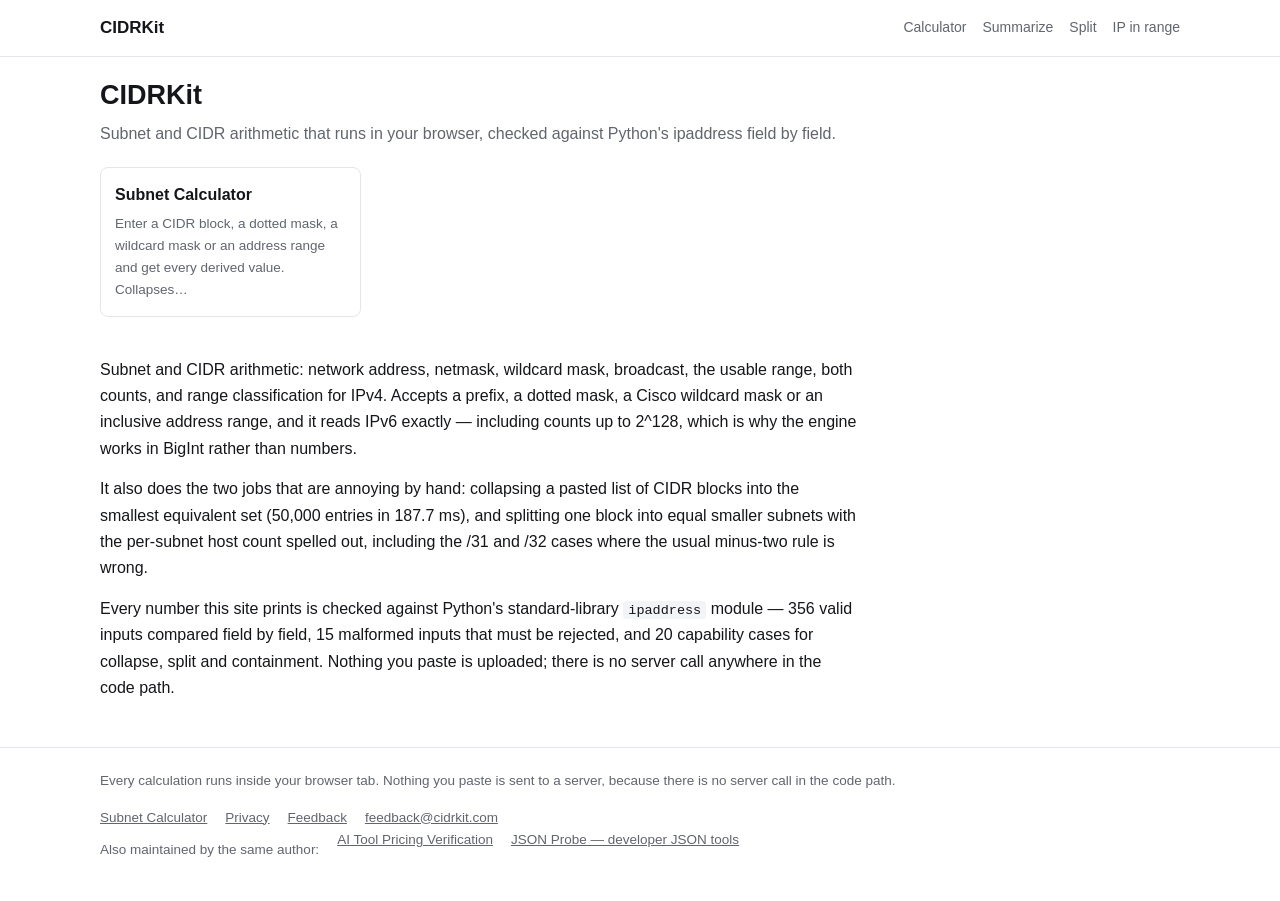
<file: index.html>
<!doctype html>
<html lang="en">
<head>
<meta charset="utf-8">
<meta name="viewport" content="width=device-width, initial-scale=1">
<title>CIDRKit — Subnet Math Verified Against Python</title>
<meta name="description" content="Subnet and CIDR arithmetic that runs in your browser, checked against Python&#x27;s ipaddress field by field.">
<meta property="og:type" content="website">
<meta property="og:site_name" content="CIDRKit">
<meta property="og:title" content="CIDRKit — Subnet Math Verified Against Python">
<meta property="og:description" content="Subnet and CIDR arithmetic that runs in your browser, checked against Python&#x27;s ipaddress field by field.">
<meta property="og:url" content="https://cidrkit.com/">
<meta name="twitter:card" content="summary">
<link rel="icon" href="data:image/svg+xml,%3Csvg xmlns='http://www.w3.org/2000/svg' viewBox='0 0 32 32'%3E%3Crect width='32' height='32' rx='7' fill='%230f7a5a'/%3E%3Cg fill='none' stroke='%23fff' stroke-width='2.4'%3E%3Cpath d='M16 7v18M8 12h16M8 20h16'/%3E%3C/g%3E%3C/svg%3E">
<link rel="apple-touch-icon" href="/logo-192.png">
<meta property="og:image" content="https://cidrkit.com/logo.png">
<meta name="twitter:image" content="https://cidrkit.com/logo.png">
<link rel="canonical" href="https://cidrkit.com/">
<link rel="stylesheet" href="/assets/style.css">
<script type="application/ld+json">{"@context":"https://schema.org","@type":"WebSite","name":"CIDRKit","url":"https://cidrkit.com/","description":"Subnet and CIDR arithmetic that runs in your browser, checked against Python's ipaddress field by field."}</script>
</head>
<body>
<header class="site">
  <div class="wrap">
    <a class="brand" href="/">CIDRKit</a>
    <nav>
      <a href="/subnet-calculator/#calc">Calculator</a>
      <a href="/subnet-calculator/#summarize">Summarize</a>
      <a href="/subnet-calculator/#split">Split</a>
      <a href="/subnet-calculator/#find">IP in range</a>
    </nav>
  </div>
</header>
<main class="wrap">
  <h1>CIDRKit</h1>
  <p class="lede">Subnet and CIDR arithmetic that runs in your browser, checked against Python&#x27;s ipaddress field by field.</p>
  <div class="cards">
    <a class="card" href="/subnet-calculator/"><div class="t">Subnet Calculator</div><div class="d">Enter a CIDR block, a dotted mask, a wildcard mask or an address range and get every derived value. Collapses…</div></a>
  </div>
  <div class="prose">
      <p>Subnet and CIDR arithmetic: network address, netmask, wildcard mask, broadcast, the usable range, both counts, and range classification for IPv4. Accepts a prefix, a dotted mask, a Cisco wildcard mask or an inclusive address range, and it reads IPv6 exactly — including counts up to 2^128, which is why the engine works in BigInt rather than numbers.</p>
      <p>It also does the two jobs that are annoying by hand: collapsing a pasted list of CIDR blocks into the smallest equivalent set (50,000 entries in 187.7 ms), and splitting one block into equal smaller subnets with the per-subnet host count spelled out, including the /31 and /32 cases where the usual minus-two rule is wrong.</p>
      <p>Every number this site prints is checked against Python's standard-library <code>ipaddress</code> module — 356 valid inputs compared field by field, 15 malformed inputs that must be rejected, and 20 capability cases for collapse, split and containment. Nothing you paste is uploaded; there is no server call anywhere in the code path.</p>
  </div>

</main>
<footer class="site">
  <div class="wrap">
    <p>Every calculation runs inside your browser tab. Nothing you paste is sent to a server, because there is no server call in the code path.</p>
    <div class="row">
      <a href="/subnet-calculator/">Subnet Calculator</a>
      <a href="/privacy/">Privacy</a>
<a href="https://github.com/george-poe/cidrkit-com/issues/new?title=Feedback" target="_blank" rel="noopener">Feedback</a> <a href="mailto:feedback@cidrkit.com?subject=Feedback">feedback@cidrkit.com</a>
    </div>
    <div class="row">
      <span class="note">Also maintained by the same author:</span>
      <a href="https://verifiedprices.com" rel="noopener">AI Tool Pricing Verification</a>
      <a href="https://jsonprobe.com" rel="noopener">JSON Probe — developer JSON tools</a>
    </div>
  </div>
</footer>
<script async src="https://pagead2.googlesyndication.com/pagead/js/adsbygoogle.js?client=ca-pub-8729073989846623" crossorigin="anonymous"></script>
<script>window.SITE_FEEDBACK={repo:"george-poe/cidrkit-com",mail:"feedback@cidrkit.com",site:"cidrkit.com",built:"2026-10-02"};</script>

</body>
</html>
</file>
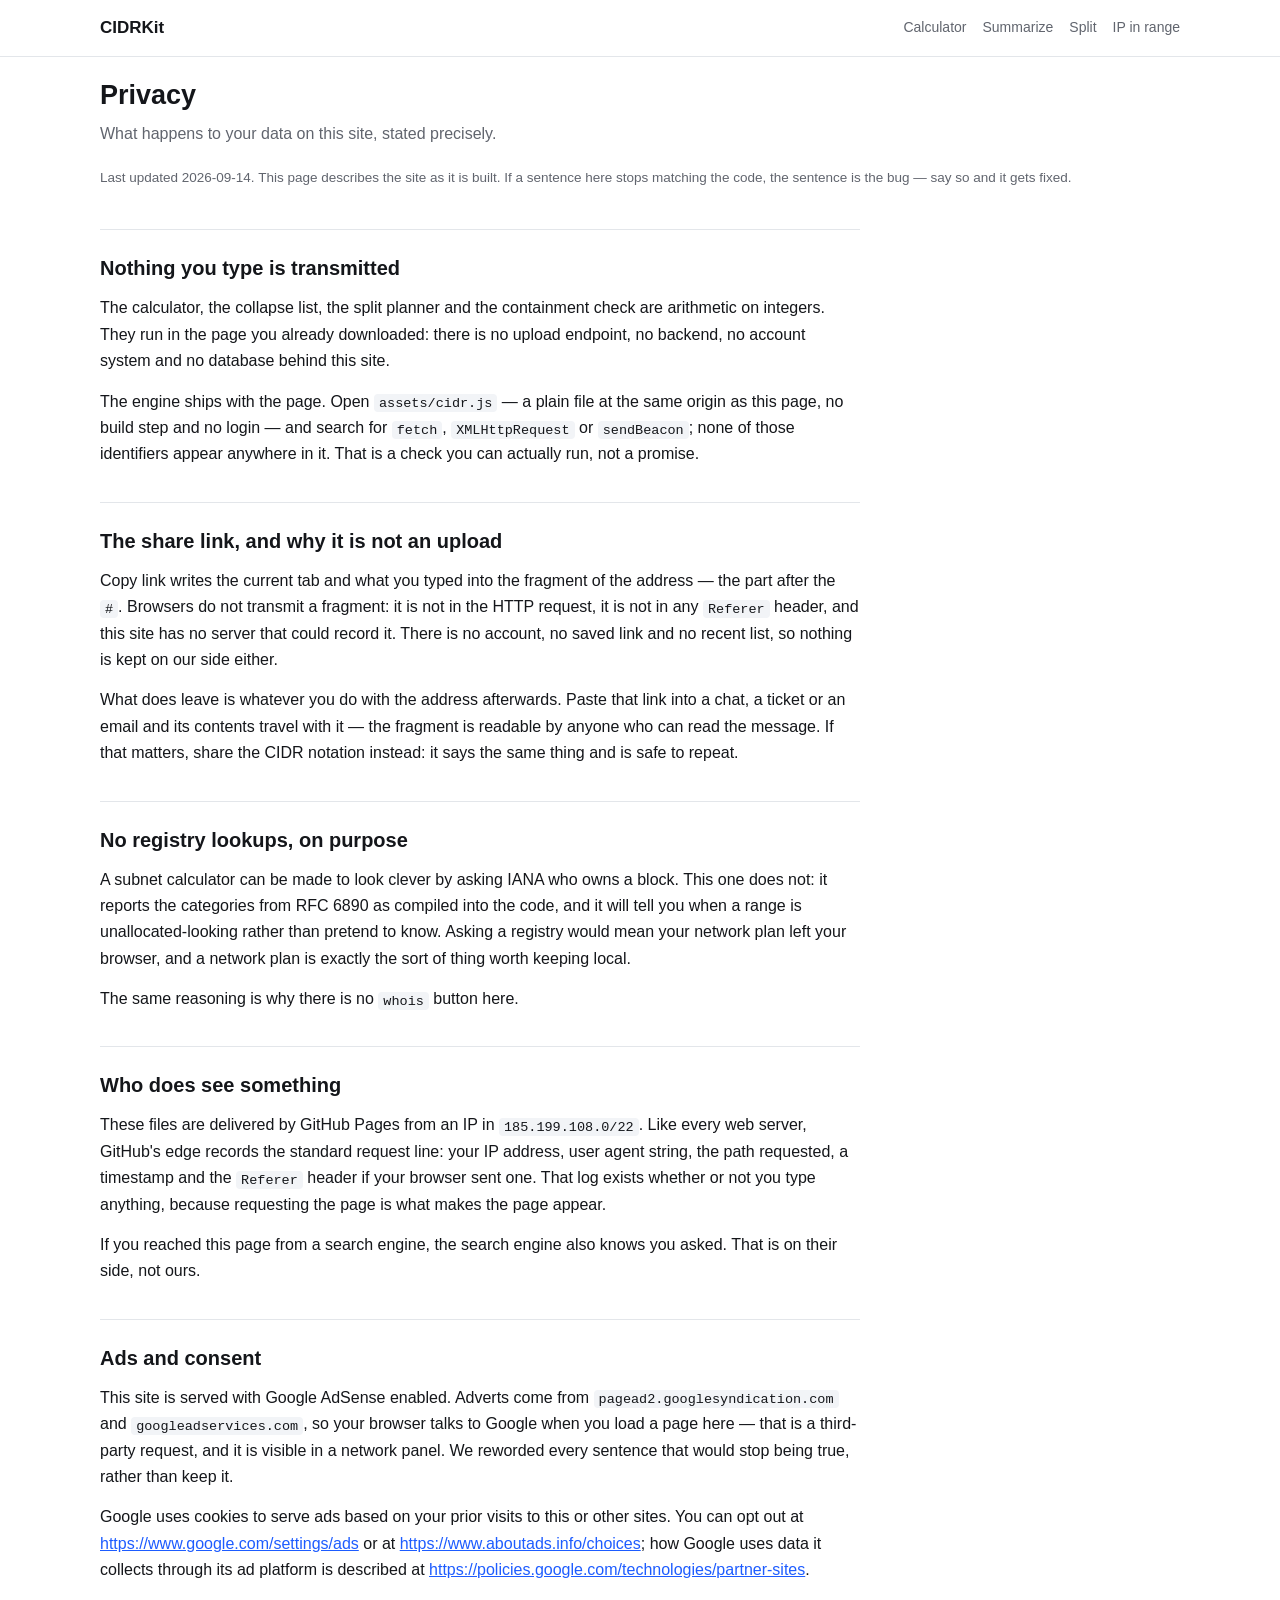
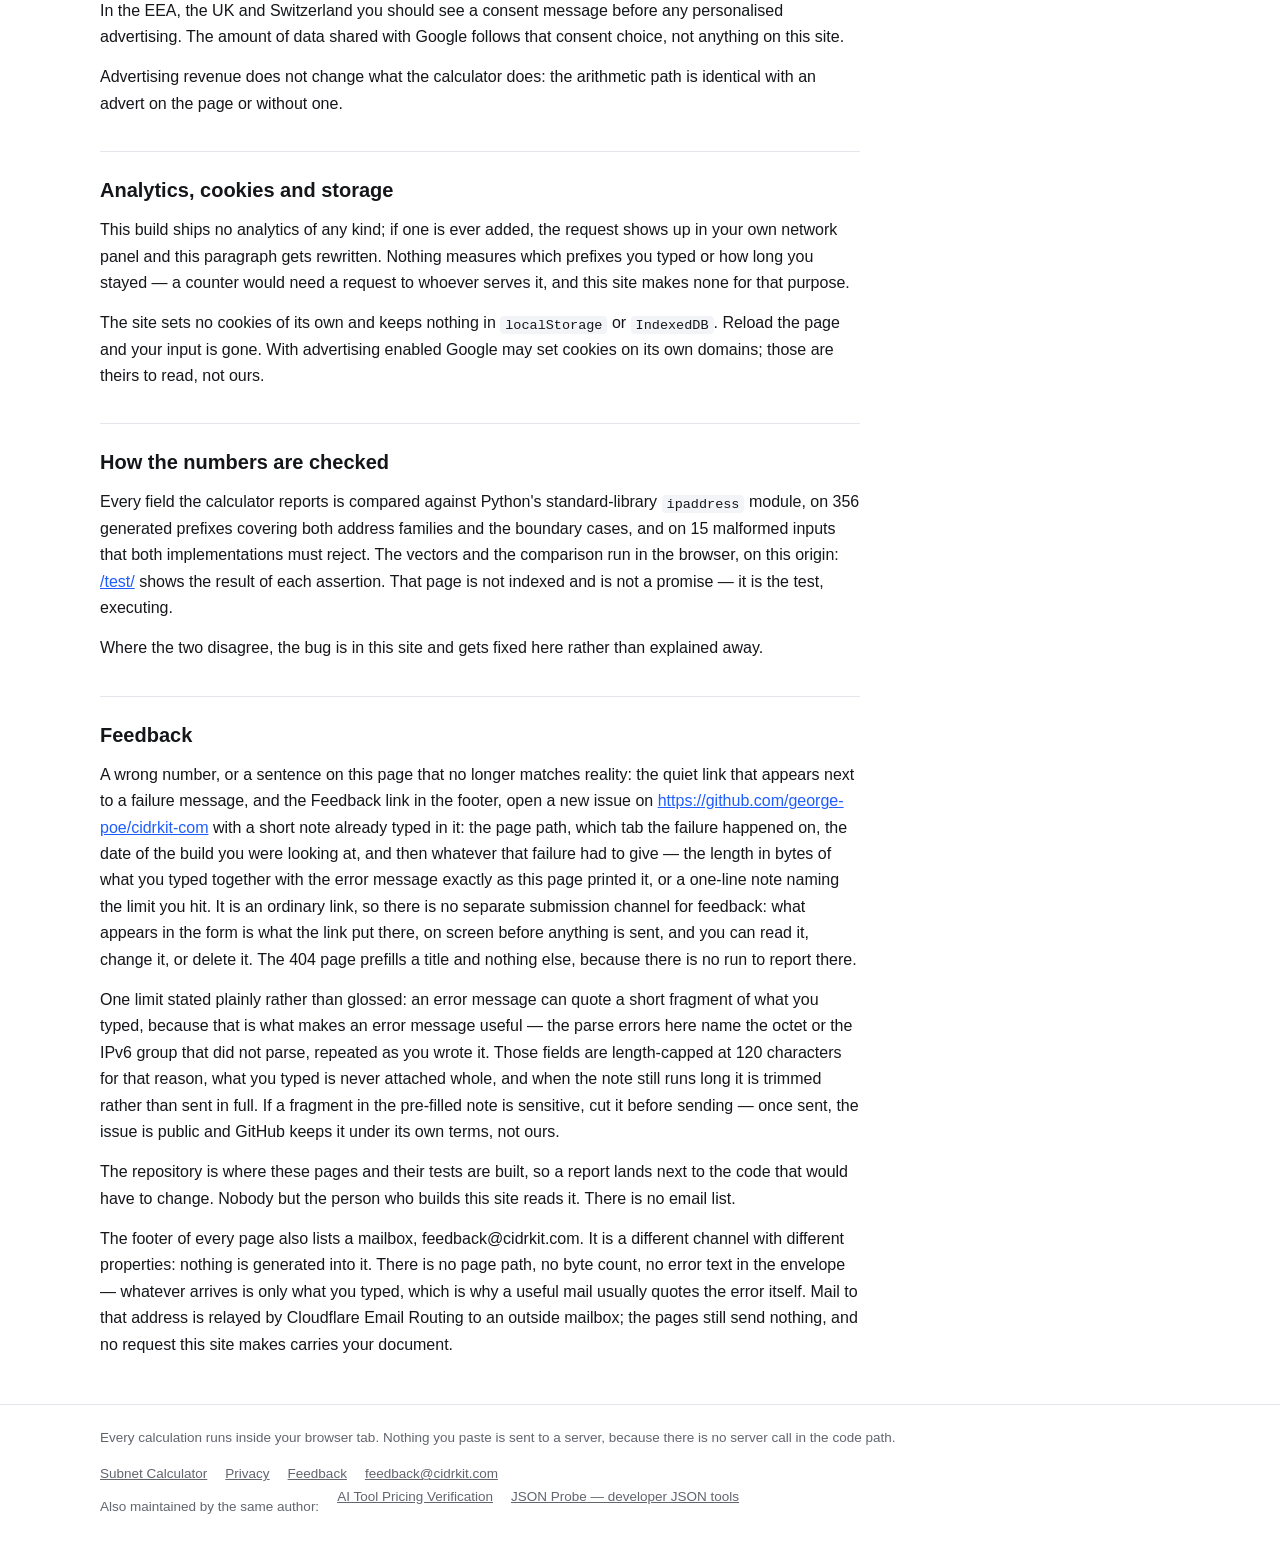
<file: privacy/index.html>
<!doctype html>
<html lang="en">
<head>
<meta charset="utf-8">
<meta name="viewport" content="width=device-width, initial-scale=1">
<title>Privacy — CIDRKit</title>
<meta name="description" content="What happens to your data on this site, stated precisely.">
<meta property="og:type" content="website">
<meta property="og:site_name" content="CIDRKit">
<meta property="og:title" content="Privacy — CIDRKit">
<meta property="og:description" content="What happens to your data on this site, stated precisely.">
<meta property="og:url" content="https://cidrkit.com/privacy/">
<meta name="twitter:card" content="summary">
<link rel="icon" href="data:image/svg+xml,%3Csvg xmlns='http://www.w3.org/2000/svg' viewBox='0 0 32 32'%3E%3Crect width='32' height='32' rx='7' fill='%230f7a5a'/%3E%3Cg fill='none' stroke='%23fff' stroke-width='2.4'%3E%3Cpath d='M16 7v18M8 12h16M8 20h16'/%3E%3C/g%3E%3C/svg%3E">
<link rel="apple-touch-icon" href="/logo-192.png">
<meta property="og:image" content="https://cidrkit.com/logo.png">
<meta name="twitter:image" content="https://cidrkit.com/logo.png">
  <meta name="robots" content="noindex,follow">
<link rel="canonical" href="https://cidrkit.com/privacy/">
<link rel="stylesheet" href="/assets/style.css">
<script type="application/ld+json">{"@context":"https://schema.org","@type":"PrivacyPolicy","name":"Privacy","url":"https://cidrkit.com/privacy/","dateModified":"2026-09-14"}</script>
</head>
<body>
<header class="site">
  <div class="wrap">
    <a class="brand" href="/">CIDRKit</a>
    <nav>
      <a href="/subnet-calculator/#calc">Calculator</a>
      <a href="/subnet-calculator/#summarize">Summarize</a>
      <a href="/subnet-calculator/#split">Split</a>
      <a href="/subnet-calculator/#find">IP in range</a>
    </nav>
  </div>
</header>
<main class="wrap">
  <h1>Privacy</h1>
  <p class="lede">What happens to your data on this site, stated precisely.</p>
  <p class="note">Last updated 2026-09-14. This page describes the site as it is built. If a sentence here stops matching the code, the sentence is the bug — say so and it gets fixed.</p>
  <div class="prose">
  <h2 id="nothing-you-type-is-transmitted">Nothing you type is transmitted</h2>
      <p>The calculator, the collapse list, the split planner and the containment check are arithmetic on integers. They run in the page you already downloaded: there is no upload endpoint, no backend, no account system and no database behind this site.</p>
      <p>The engine ships with the page. Open <code>assets/cidr.js</code> — a plain file at the same origin as this page, no build step and no login — and search for <code>fetch</code>, <code>XMLHttpRequest</code> or <code>sendBeacon</code>; none of those identifiers appear anywhere in it. That is a check you can actually run, not a promise.</p>
  <h2 id="the-share-link-and-why-it-is-not-an-upload">The share link, and why it is not an upload</h2>
      <p>Copy link writes the current tab and what you typed into the fragment of the address — the part after the <code>#</code>. Browsers do not transmit a fragment: it is not in the HTTP request, it is not in any <code>Referer</code> header, and this site has no server that could record it. There is no account, no saved link and no recent list, so nothing is kept on our side either.</p>
      <p>What does leave is whatever you do with the address afterwards. Paste that link into a chat, a ticket or an email and its contents travel with it — the fragment is readable by anyone who can read the message. If that matters, share the CIDR notation instead: it says the same thing and is safe to repeat.</p>
  <h2 id="no-registry-lookups-on-purpose">No registry lookups, on purpose</h2>
      <p>A subnet calculator can be made to look clever by asking IANA who owns a block. This one does not: it reports the categories from RFC 6890 as compiled into the code, and it will tell you when a range is unallocated-looking rather than pretend to know. Asking a registry would mean your network plan left your browser, and a network plan is exactly the sort of thing worth keeping local.</p>
      <p>The same reasoning is why there is no <code>whois</code> button here.</p>
  <h2 id="who-does-see-something">Who does see something</h2>
      <p>These files are delivered by GitHub Pages from an IP in <code>185.199.108.0/22</code>. Like every web server, GitHub's edge records the standard request line: your IP address, user agent string, the path requested, a timestamp and the <code>Referer</code> header if your browser sent one. That log exists whether or not you type anything, because requesting the page is what makes the page appear.</p>
      <p>If you reached this page from a search engine, the search engine also knows you asked. That is on their side, not ours.</p>
  <h2 id="ads-and-consent">Ads and consent</h2>
      <p>This site is served with Google AdSense enabled. Adverts come from <code>pagead2.googlesyndication.com</code> and <code>googleadservices.com</code>, so your browser talks to Google when you load a page here — that is a third-party request, and it is visible in a network panel. We reworded every sentence that would stop being true, rather than keep it.</p>
      <p>Google uses cookies to serve ads based on your prior visits to this or other sites. You can opt out at <a href="https://www.google.com/settings/ads">https://www.google.com/settings/ads</a> or at <a href="https://www.aboutads.info/choices">https://www.aboutads.info/choices</a>; how Google uses data it collects through its ad platform is described at <a href="https://policies.google.com/technologies/partner-sites">https://policies.google.com/technologies/partner-sites</a>.</p>
      <p>In the EEA, the UK and Switzerland you should see a consent message before any personalised advertising. The amount of data shared with Google follows that consent choice, not anything on this site.</p>
      <p>Advertising revenue does not change what the calculator does: the arithmetic path is identical with an advert on the page or without one.</p>
  <h2 id="analytics-cookies-and-storage">Analytics, cookies and storage</h2>
      <p>This build ships no analytics of any kind; if one is ever added, the request shows up in your own network panel and this paragraph gets rewritten. Nothing measures which prefixes you typed or how long you stayed — a counter would need a request to whoever serves it, and this site makes none for that purpose.</p>
      <p>The site sets no cookies of its own and keeps nothing in <code>localStorage</code> or <code>IndexedDB</code>. Reload the page and your input is gone. With advertising enabled Google may set cookies on its own domains; those are theirs to read, not ours.</p>
  <h2 id="how-the-numbers-are-checked">How the numbers are checked</h2>
      <p>Every field the calculator reports is compared against Python's standard-library <code>ipaddress</code> module, on 356 generated prefixes covering both address families and the boundary cases, and on 15 malformed inputs that both implementations must reject. The vectors and the comparison run in the browser, on this origin: <a href="/test/">/test/</a> shows the result of each assertion. That page is not indexed and is not a promise — it is the test, executing.</p>
      <p>Where the two disagree, the bug is in this site and gets fixed here rather than explained away.</p>
  <h2 id="feedback">Feedback</h2>
      <p>A wrong number, or a sentence on this page that no longer matches reality: the quiet link that appears next to a failure message, and the Feedback link in the footer, open a new issue on <a href="https://github.com/george-poe/cidrkit-com">https://github.com/george-poe/cidrkit-com</a> with a short note already typed in it: the page path, which tab the failure happened on, the date of the build you were looking at, and then whatever that failure had to give — the length in bytes of what you typed together with the error message exactly as this page printed it, or a one-line note naming the limit you hit. It is an ordinary link, so there is no separate submission channel for feedback: what appears in the form is what the link put there, on screen before anything is sent, and you can read it, change it, or delete it. The 404 page prefills a title and nothing else, because there is no run to report there.</p>
      <p>One limit stated plainly rather than glossed: an error message can quote a short fragment of what you typed, because that is what makes an error message useful — the parse errors here name the octet or the IPv6 group that did not parse, repeated as you wrote it. Those fields are length-capped at 120 characters for that reason, what you typed is never attached whole, and when the note still runs long it is trimmed rather than sent in full. If a fragment in the pre-filled note is sensitive, cut it before sending — once sent, the issue is public and GitHub keeps it under its own terms, not ours.</p>
      <p>The repository is where these pages and their tests are built, so a report lands next to the code that would have to change. Nobody but the person who builds this site reads it. There is no email list.</p>
      <p>The footer of every page also lists a mailbox, feedback@cidrkit.com. It is a different channel with different properties: nothing is generated into it. There is no page path, no byte count, no error text in the envelope — whatever arrives is only what you typed, which is why a useful mail usually quotes the error itself. Mail to that address is relayed by Cloudflare Email Routing to an outside mailbox; the pages still send nothing, and no request this site makes carries your document.</p>
  </div>

</main>
<footer class="site">
  <div class="wrap">
    <p>Every calculation runs inside your browser tab. Nothing you paste is sent to a server, because there is no server call in the code path.</p>
    <div class="row">
      <a href="/subnet-calculator/">Subnet Calculator</a>
      <a href="/privacy/">Privacy</a>
<a href="https://github.com/george-poe/cidrkit-com/issues/new?title=Feedback" target="_blank" rel="noopener">Feedback</a> <a href="mailto:feedback@cidrkit.com?subject=Feedback">feedback@cidrkit.com</a>
    </div>
    <div class="row">
      <span class="note">Also maintained by the same author:</span>
      <a href="https://verifiedprices.com" rel="noopener">AI Tool Pricing Verification</a>
      <a href="https://jsonprobe.com" rel="noopener">JSON Probe — developer JSON tools</a>
    </div>
  </div>
</footer>
<script async src="https://pagead2.googlesyndication.com/pagead/js/adsbygoogle.js?client=ca-pub-8729073989846623" crossorigin="anonymous"></script>

</body>
</html>
</file>
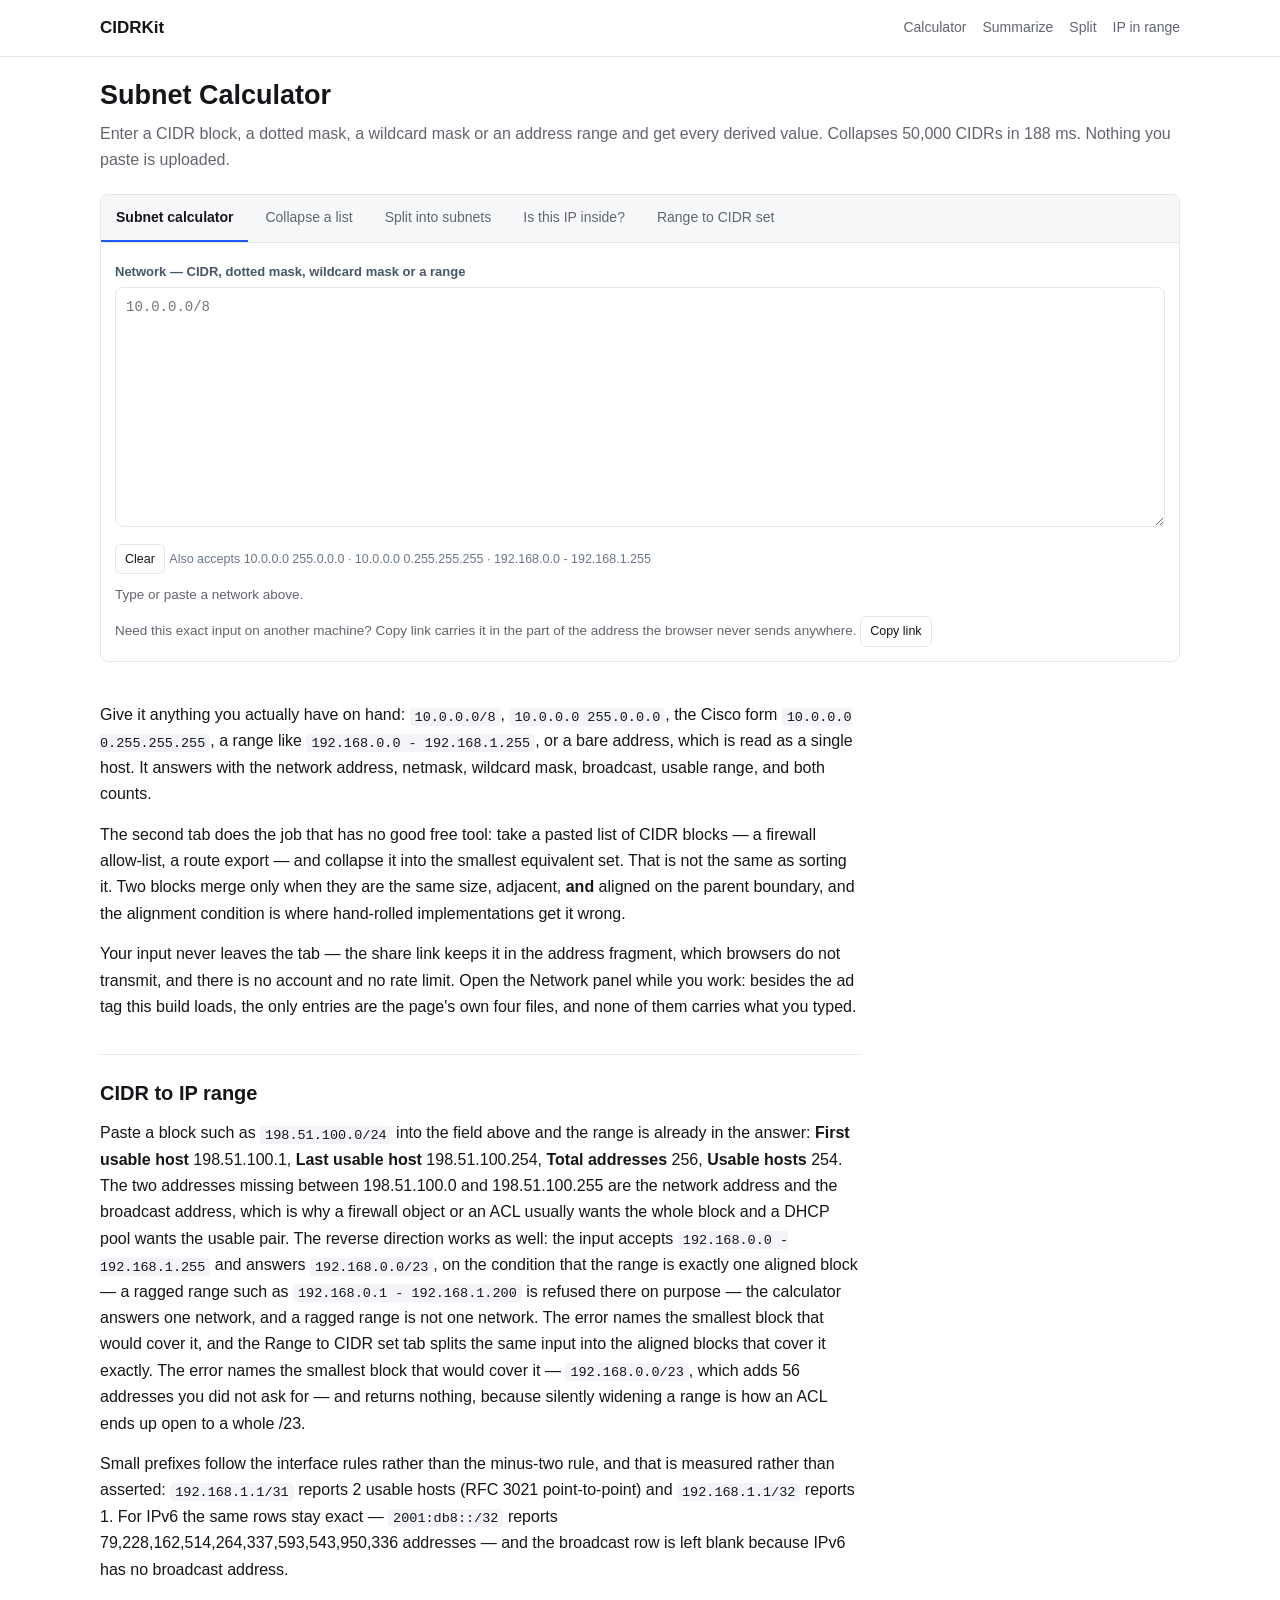
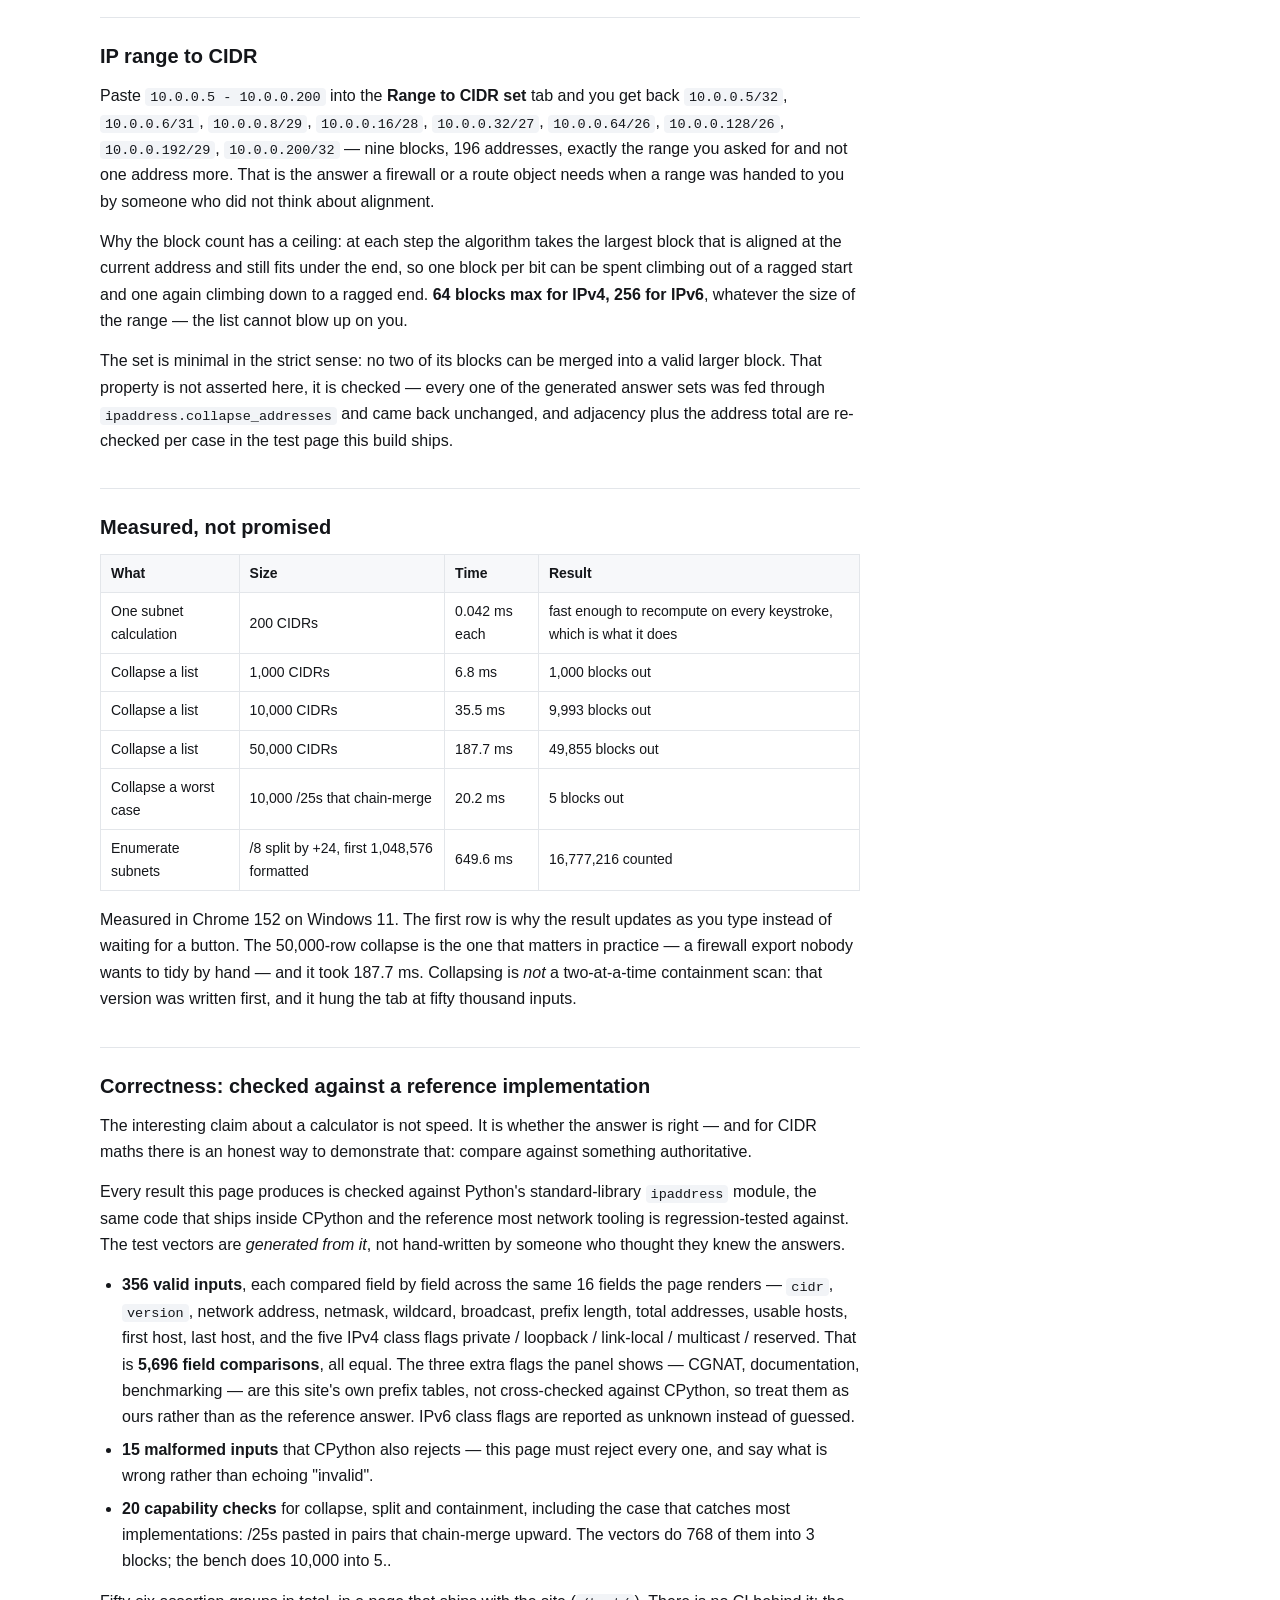
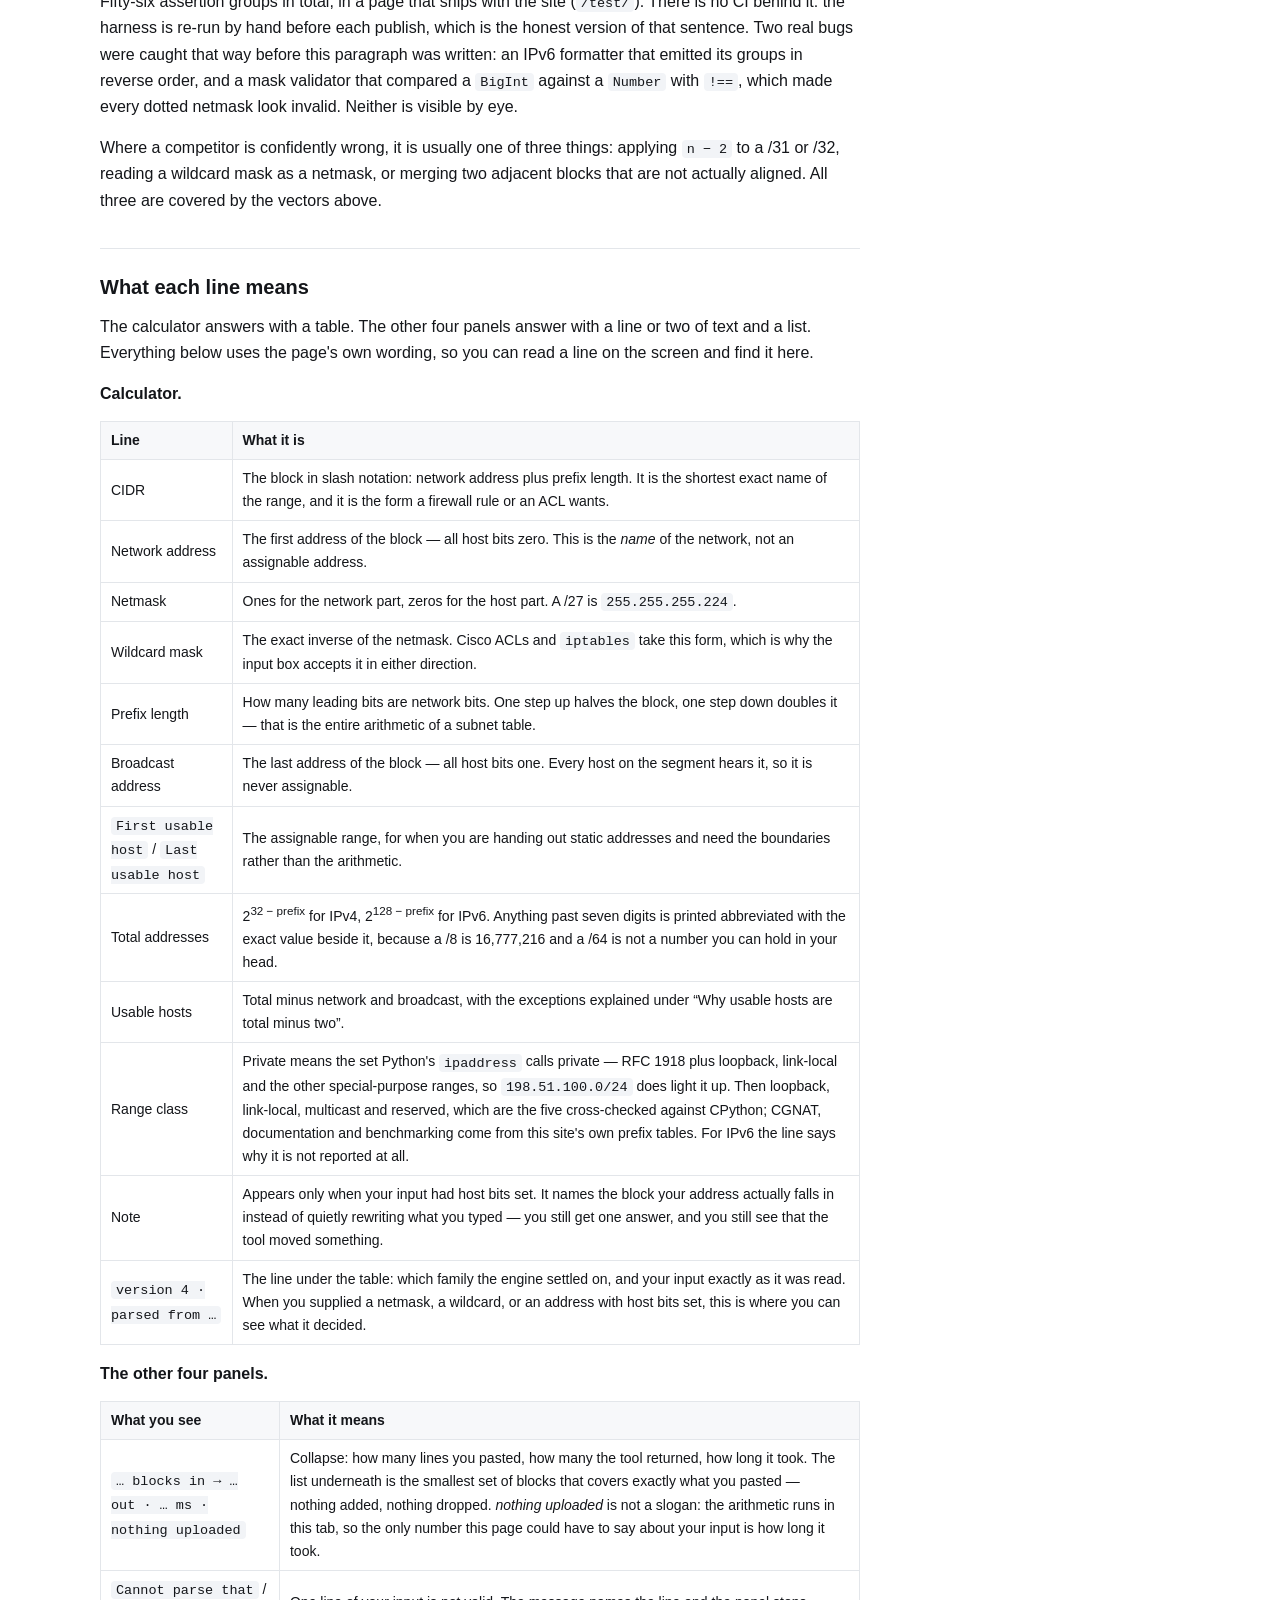
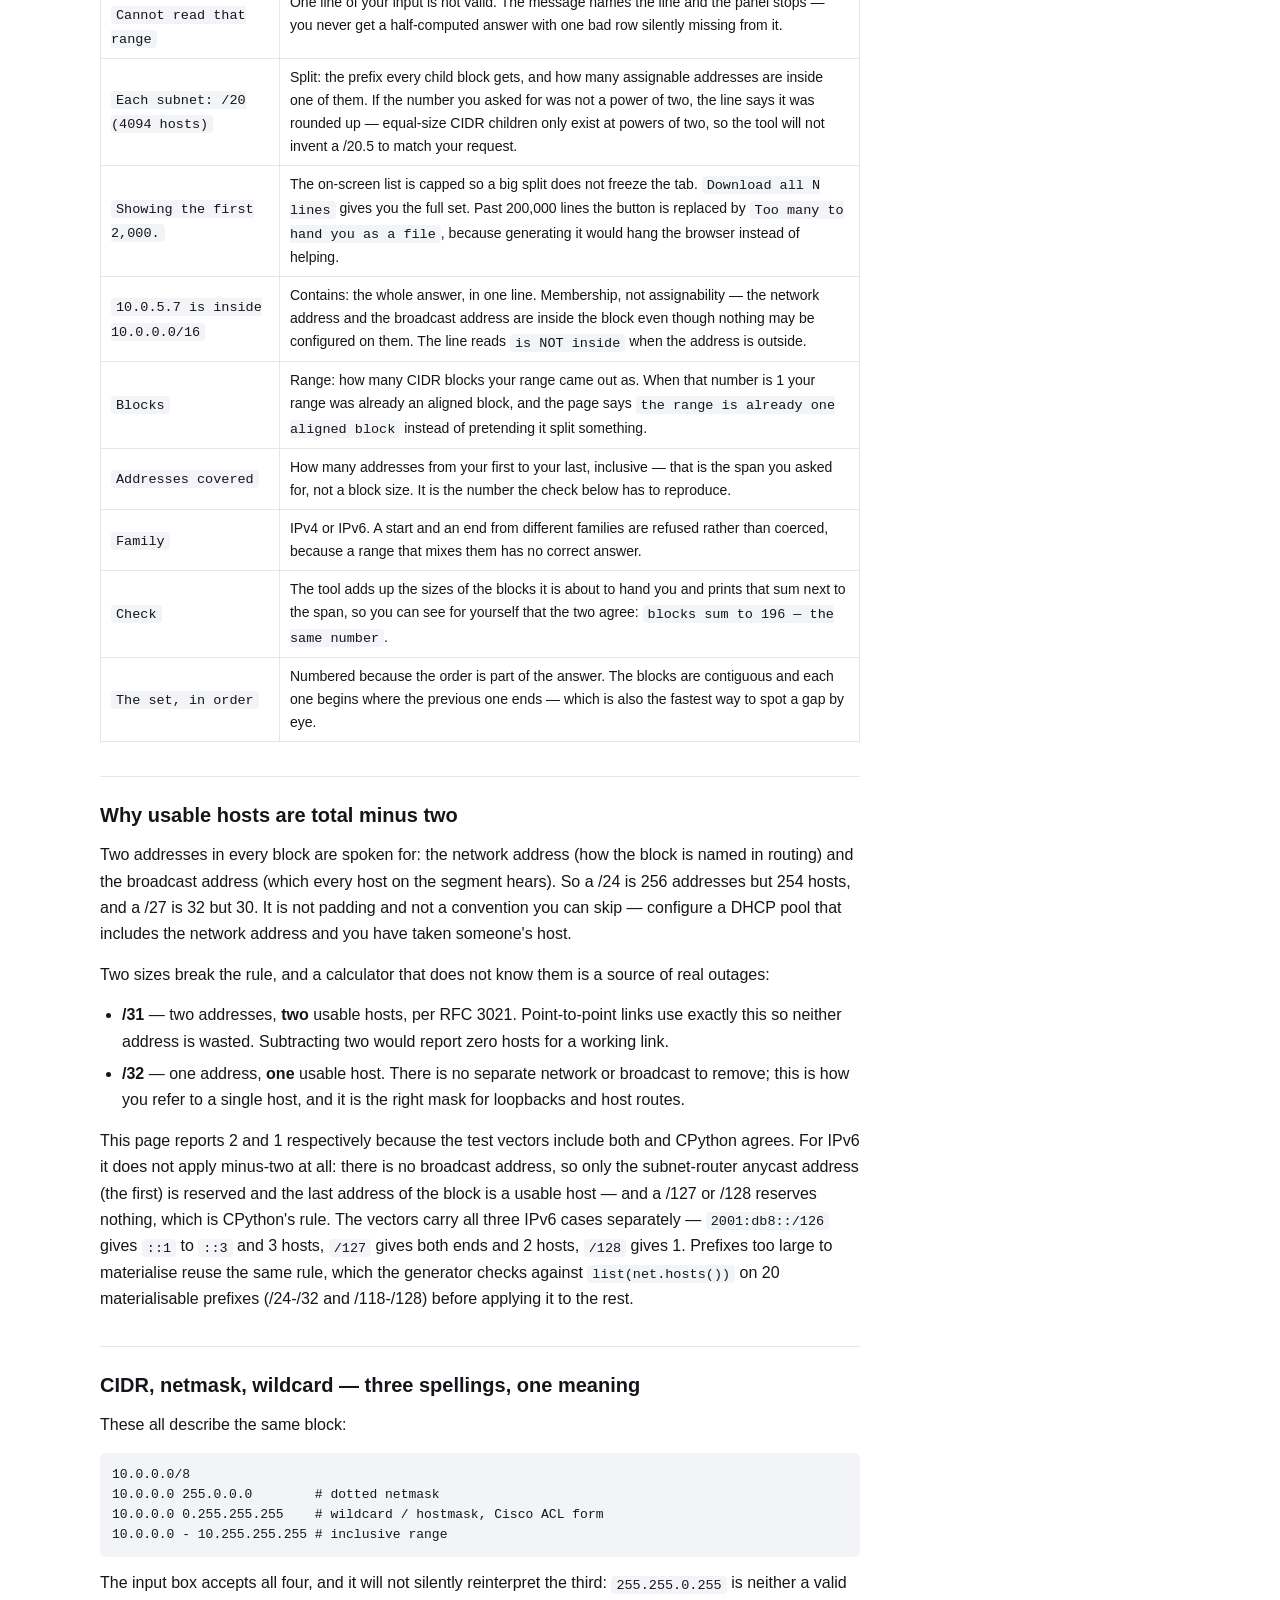
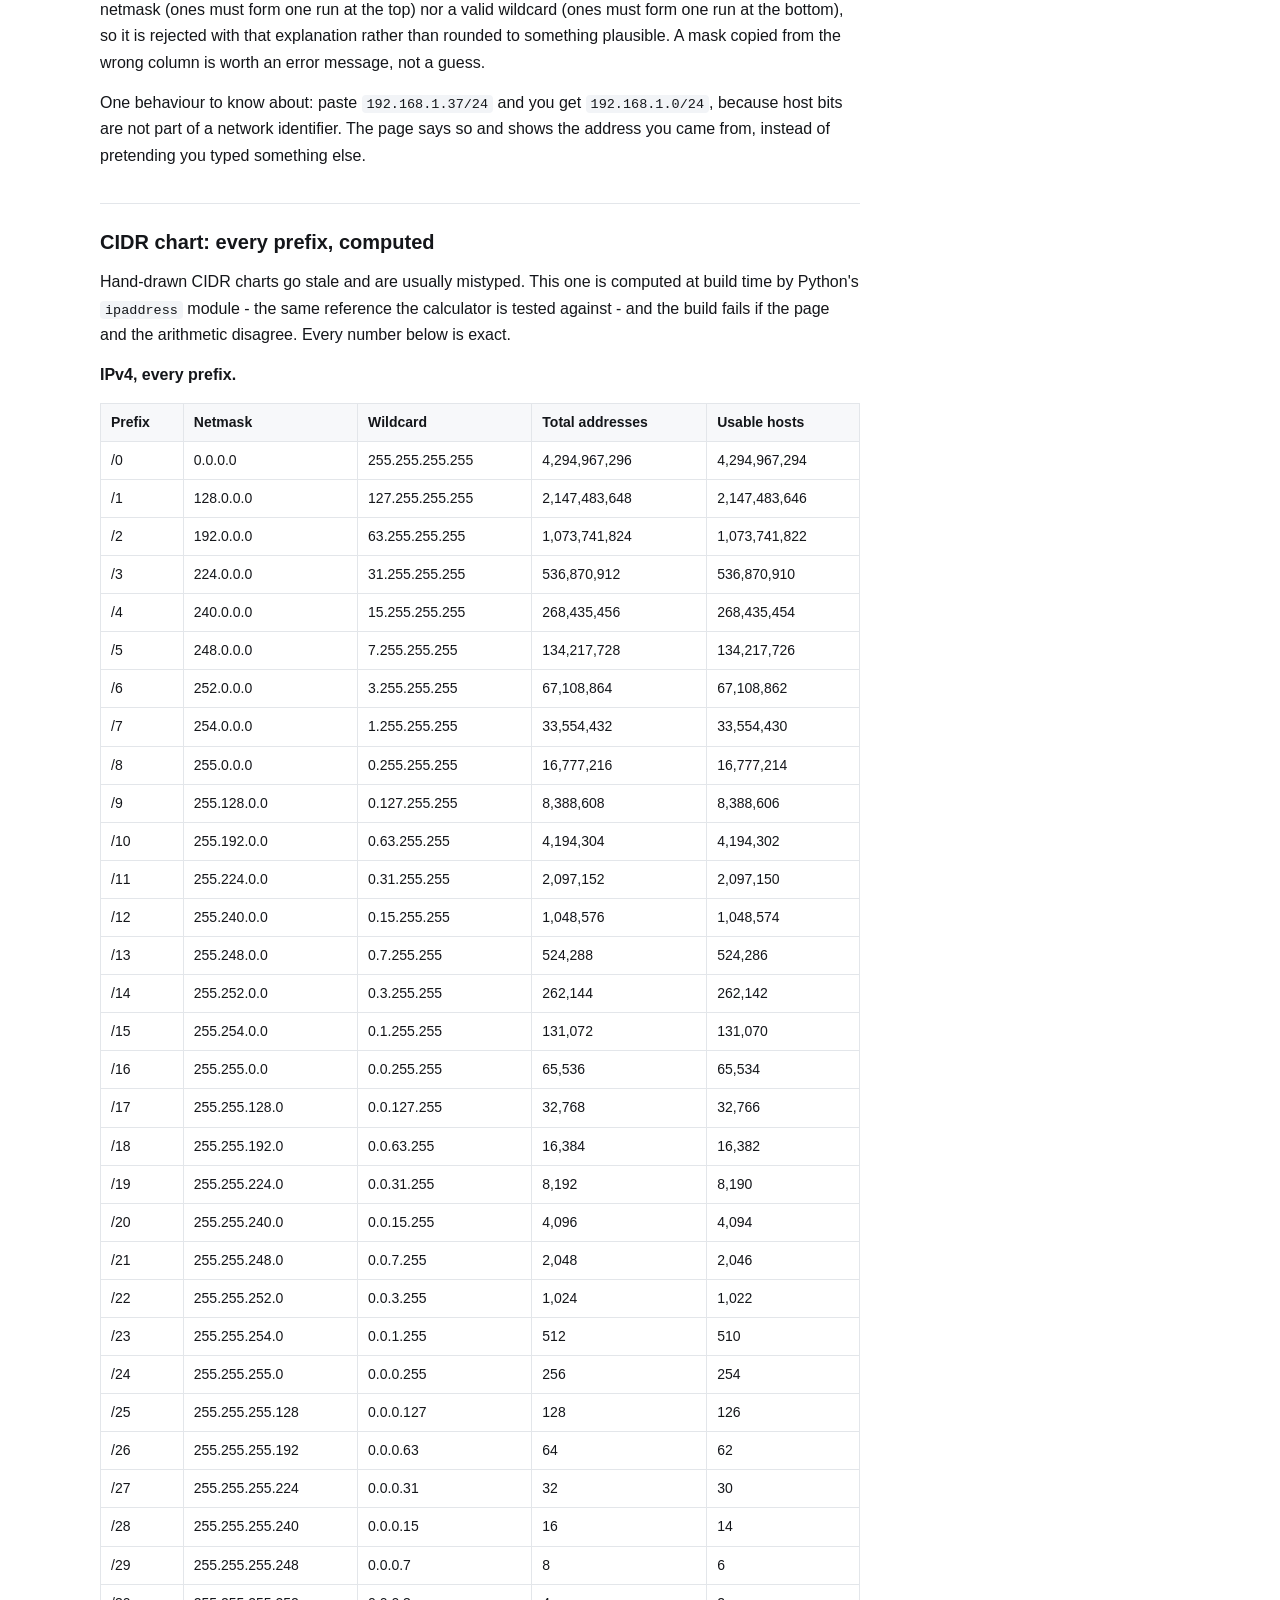
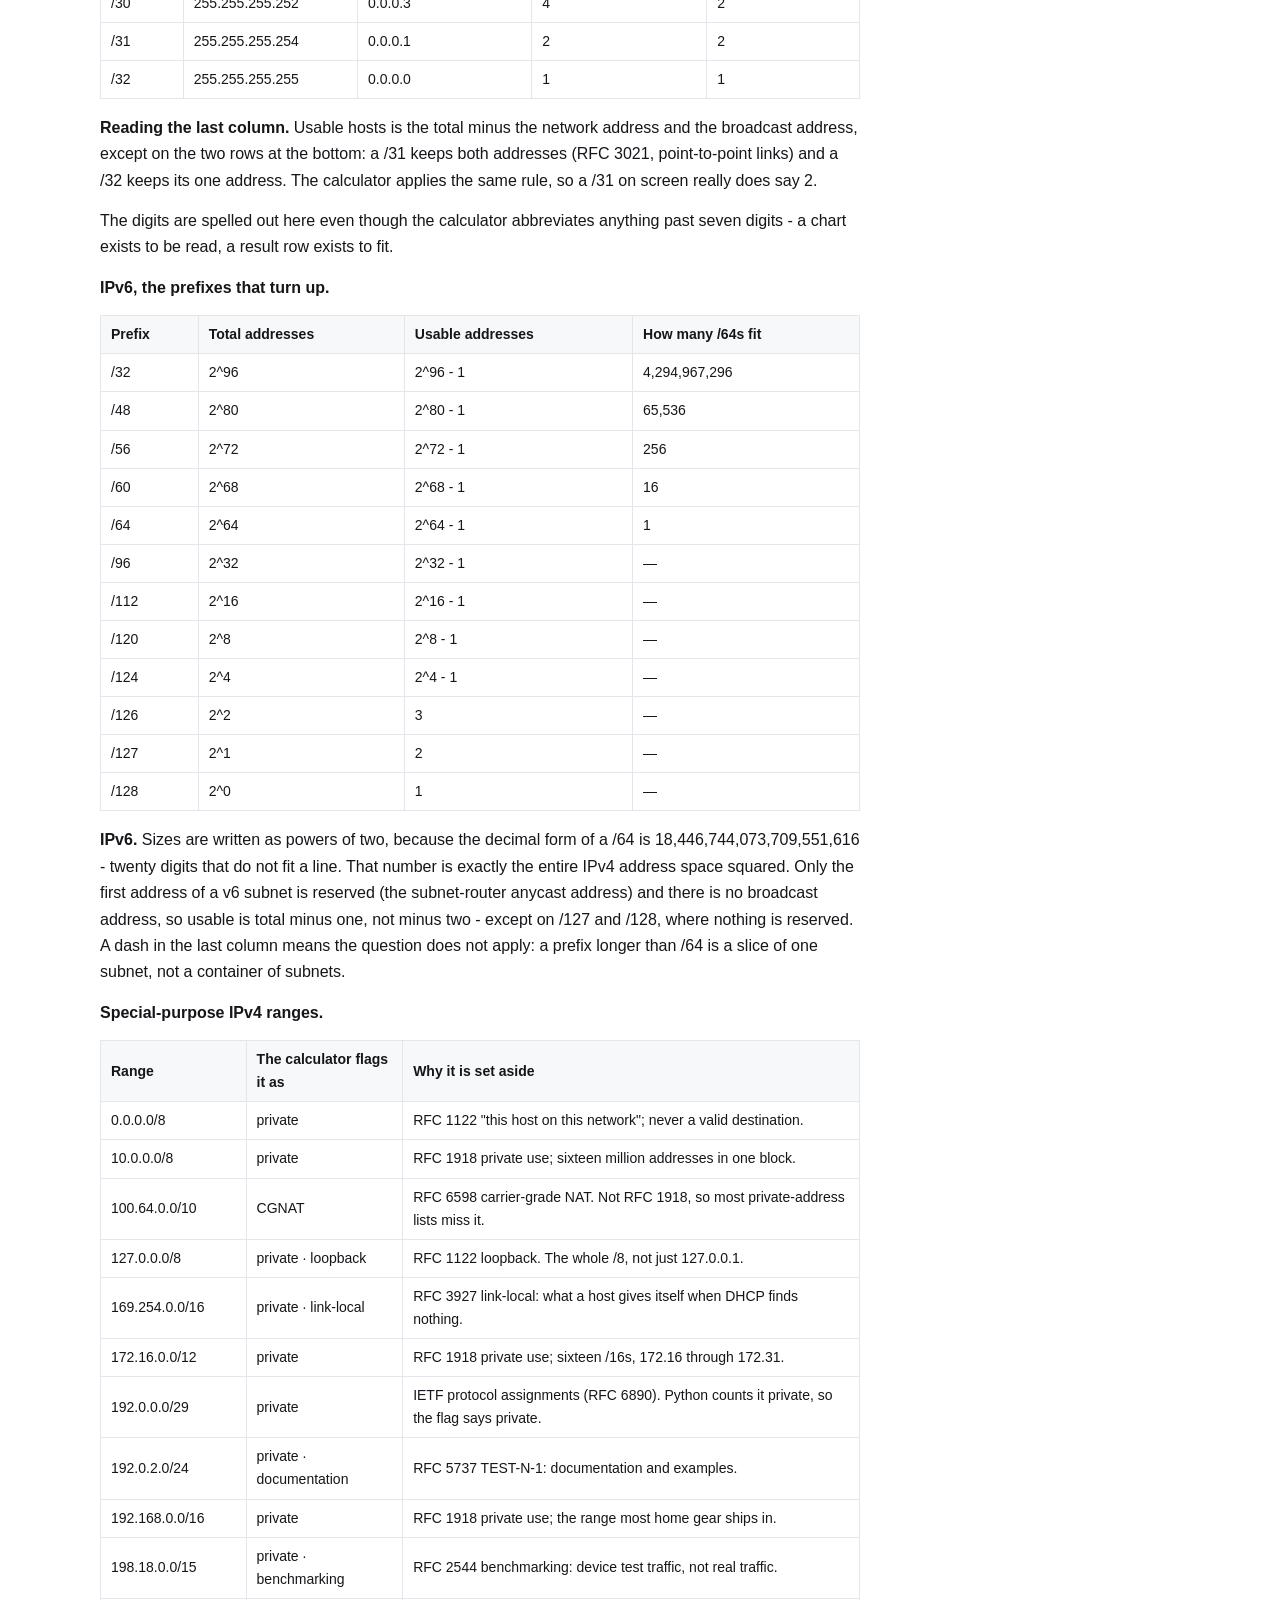
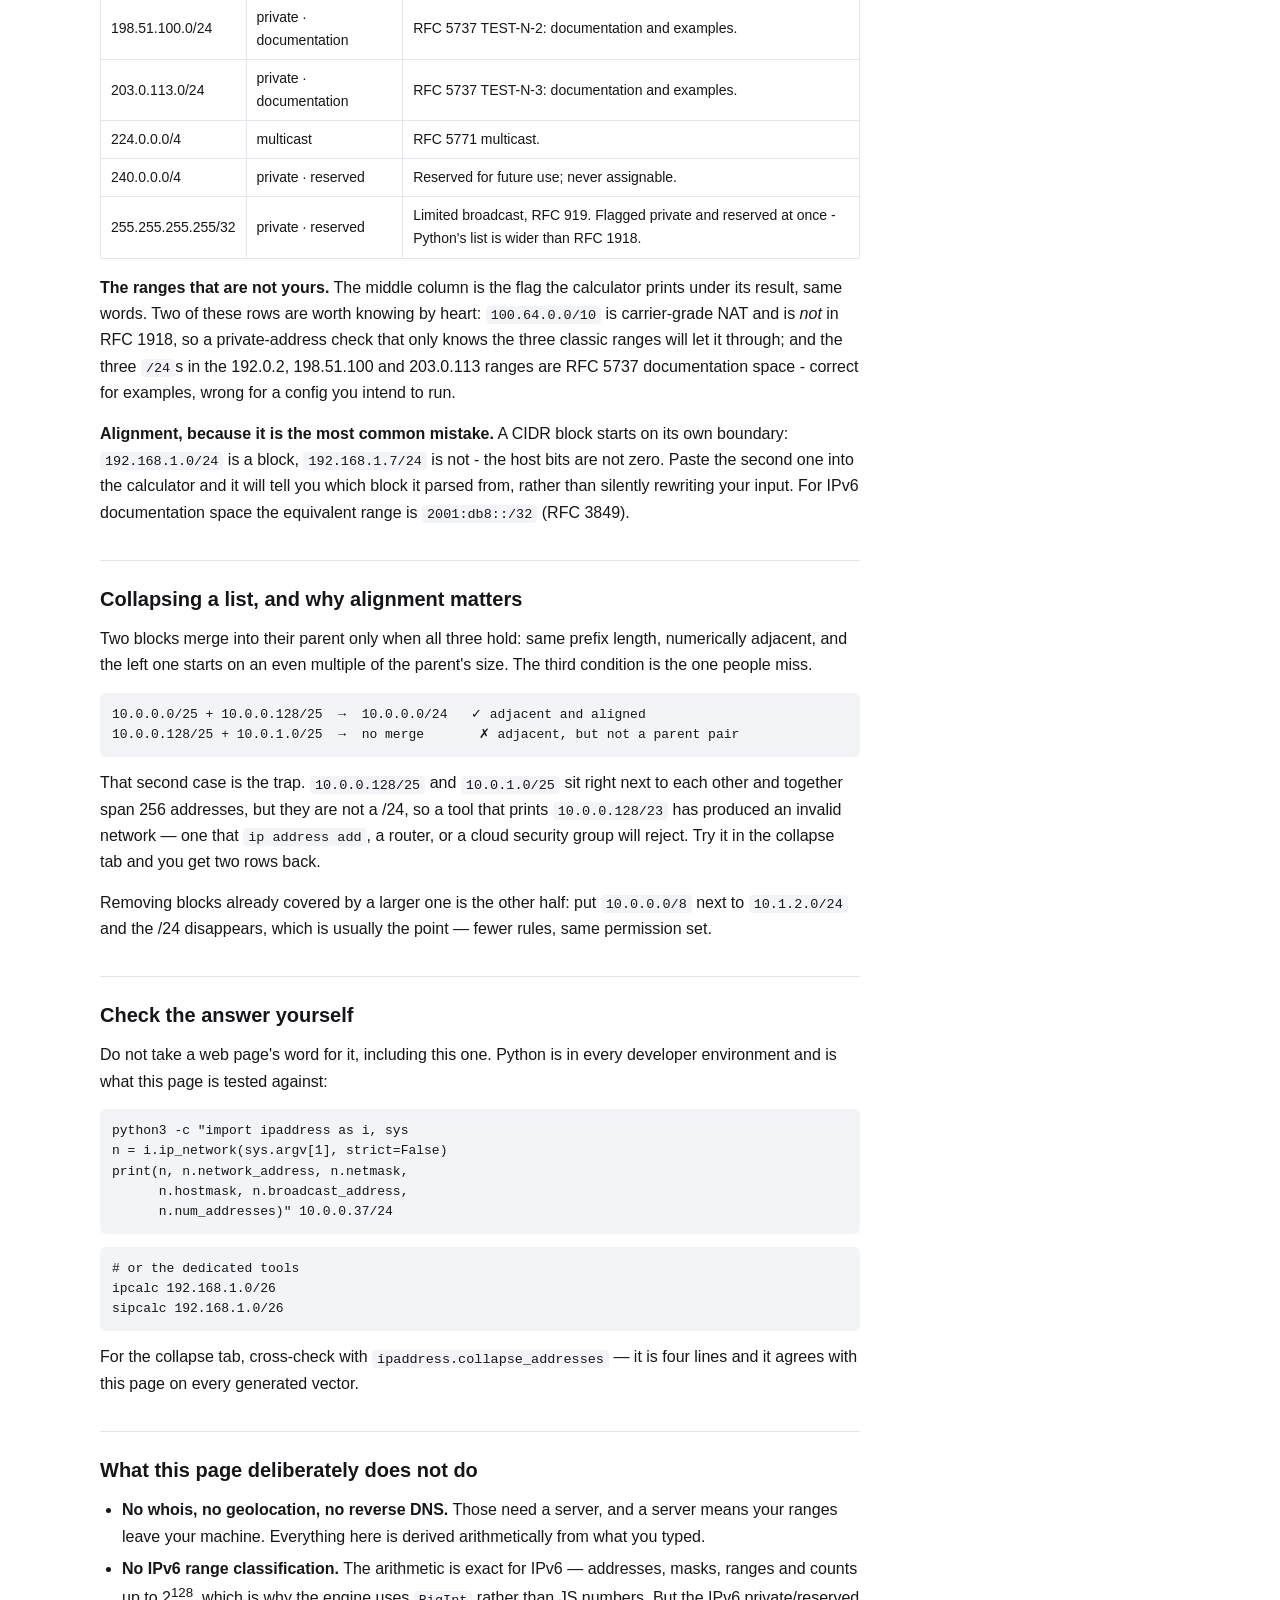
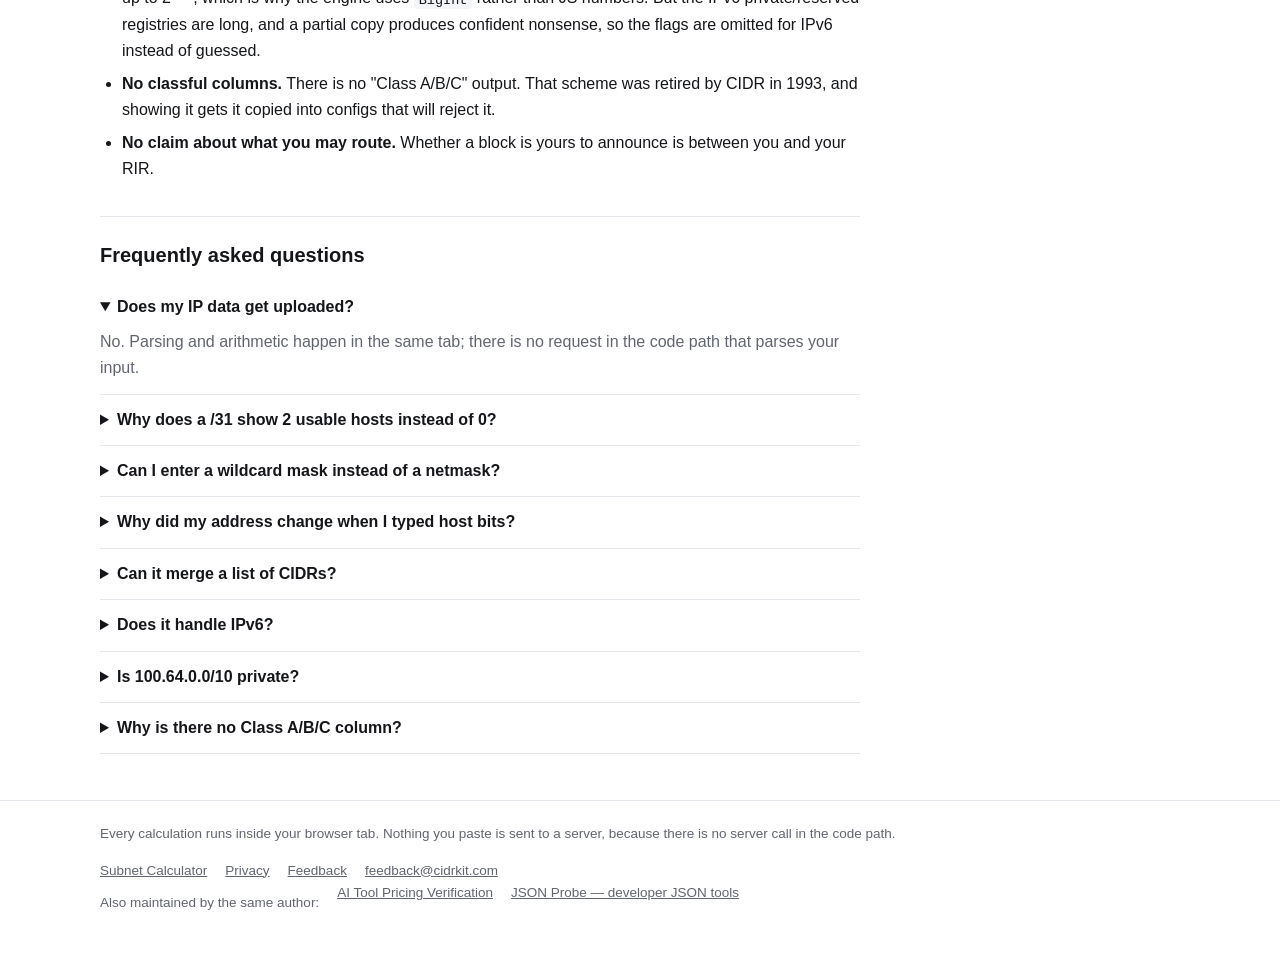
<file: subnet-calculator/index.html>
<!doctype html>
<html lang="en">
<head>
<meta charset="utf-8">
<meta name="viewport" content="width=device-width, initial-scale=1">
<title>Subnet Calculator — CIDR, Netmask, Wildcard, Collapse</title>
<meta name="description" content="Enter a CIDR block, a dotted mask, a wildcard mask or an address range and get every derived value. Collapses 50,000 CIDRs in 188 ms. Nothing you paste is upl">
<meta property="og:type" content="website">
<meta property="og:site_name" content="CIDRKit">
<meta property="og:title" content="Subnet Calculator — CIDR, Netmask, Wildcard, Collapse">
<meta property="og:description" content="Enter a CIDR block, a dotted mask, a wildcard mask or an address range and get every derived value. Collapses 50,000 CIDRs in 188 ms. Nothing you paste is upl">
<meta property="og:url" content="https://cidrkit.com/subnet-calculator/">
<meta name="twitter:card" content="summary">
<link rel="icon" href="data:image/svg+xml,%3Csvg xmlns='http://www.w3.org/2000/svg' viewBox='0 0 32 32'%3E%3Crect width='32' height='32' rx='7' fill='%230f7a5a'/%3E%3Cg fill='none' stroke='%23fff' stroke-width='2.4'%3E%3Cpath d='M16 7v18M8 12h16M8 20h16'/%3E%3C/g%3E%3C/svg%3E">
<link rel="apple-touch-icon" href="/logo-192.png">
<meta property="og:image" content="https://cidrkit.com/logo.png">
<meta name="twitter:image" content="https://cidrkit.com/logo.png">
<link rel="canonical" href="https://cidrkit.com/subnet-calculator/">
<link rel="stylesheet" href="/assets/style.css">
<script type="application/ld+json">{"@context":"https://schema.org","@type":"WebApplication","name":"Subnet Calculator","url":"https://cidrkit.com/subnet-calculator/","applicationCategory":"DeveloperApplication","operatingSystem":"Any (modern browser)","offers":{"@type":"Offer","price":"0","priceCurrency":"USD"},"description":"Enter a CIDR block, a dotted mask, a wildcard mask or an address range and get every derived value. Collapses 50,000 CIDRs in 188 ms. Nothing you paste is uploaded."}</script>
<script type="application/ld+json">{"@context":"https://schema.org","@type":"FAQPage","mainEntity":[{"@type":"Question","name":"Does my IP data get uploaded?","acceptedAnswer":{"@type":"Answer","text":"No. Parsing and arithmetic happen in the same tab; there is no request in the code path that parses your input."}},{"@type":"Question","name":"Why does a /31 show 2 usable hosts instead of 0?","acceptedAnswer":{"@type":"Answer","text":"Because RFC 3021 reserves /31 for point-to-point links, where both addresses are usable — that is the entire reason the size exists. Applying the usual minus-two would report zero hosts for a working link, so this page follows the standard. A /32 gets one host for a comparable reason."}},{"@type":"Question","name":"Can I enter a wildcard mask instead of a netmask?","acceptedAnswer":{"@type":"Answer","text":"Yes. 10.0.0.0 0.255.255.255 is accepted alongside the dotted-netmask and /8 forms. If what you give is neither a valid netmask nor a valid wildcard it is rejected with an explanation, not assumed to be one of them."}},{"@type":"Question","name":"Why did my address change when I typed host bits?","acceptedAnswer":{"@type":"Answer","text":"It should have. 192.168.1.37/24 and 192.168.1.0/24 name the same network, and a network identifier never carries host bits. The page shows you both so nothing changed silently — echoing your typo back at you would hide the useful half of the answer."}},{"@type":"Question","name":"Can it merge a list of CIDRs?","acceptedAnswer":{"@type":"Answer","text":"Yes — the collapse tab. Paste one block per line (or comma-separated) and it returns the minimal equivalent set, dropping anything already inside a larger block. Measured: 50,000 entries in 187.7 ms. It is checked against Python's collapse_addresses on 9 cases (20 capability checks in total, the rest being split and containment), including the alignment trap."}},{"@type":"Question","name":"Does it handle IPv6?","acceptedAnswer":{"@type":"Answer","text":"For arithmetic, yes — including counts up to 2^128, which a plain JavaScript number cannot hold. For the private/reserved flags, no: the IPv6 registries are long enough that half-copying them would be worse than silence, so those fields are omitted rather than approximated."}},{"@type":"Question","name":"Is 100.64.0.0/10 private?","acceptedAnswer":{"@type":"Answer","text":"It is the CGNAT range from RFC 6598 — shared among one carrier's customers, not globally routable, and not RFC 1918. CPython's is_private does not count it as private, so this page does not either; it reports a separate CGNAT flag instead, because \"is this my carrier's NAT space\" is the question people actually have."}},{"@type":"Question","name":"Why is there no Class A/B/C column?","acceptedAnswer":{"@type":"Answer","text":"Classful addressing was superseded by CIDR in 1993. A /22 is \"Class C\" by first octet and a 1,024-address block in fact; the label answers no question the prefix does not answer better."}}]}</script>
<script type="application/ld+json">{"@context":"https://schema.org","@type":"BreadcrumbList","itemListElement":[{"@type":"ListItem","position":1,"name":"CIDRKit","item":"https://cidrkit.com/"},{"@type":"ListItem","position":2,"name":"Subnet Calculator","item":"https://cidrkit.com/subnet-calculator/"}]}</script>
</head>
<body>
<header class="site">
  <div class="wrap">
    <a class="brand" href="/">CIDRKit</a>
    <nav>
      <a href="/subnet-calculator/#calc">Calculator</a>
      <a href="/subnet-calculator/#summarize">Summarize</a>
      <a href="/subnet-calculator/#split">Split</a>
      <a href="/subnet-calculator/#find">IP in range</a>
    </nav>
  </div>
</header>
<main class="wrap">
  <h1>Subnet Calculator</h1>
  <p class="lede">Enter a CIDR block, a dotted mask, a wildcard mask or an address range and get every derived value. Collapses 50,000 CIDRs in 188 ms. Nothing you paste is uploaded.</p>




  <div class="tool">
    <div class="tabs" role="tablist">
      <button id="tab-calc" role="tab" aria-selected="true">Subnet calculator</button>
      <button id="tab-sum" role="tab" aria-selected="false">Collapse a list</button>
      <button id="tab-split" role="tab" aria-selected="false">Split into subnets</button>
      <button id="tab-find" role="tab" aria-selected="false">Is this IP inside?</button>
      <button id="tab-range" role="tab" aria-selected="false">Range to CIDR set</button>
    </div>

    <section class="panel" id="panel-calc">
      <label for="net">Network — CIDR, dotted mask, wildcard mask or a range</label>
      <textarea id="net" rows="2" spellcheck="false" autocomplete="off"
        placeholder="10.0.0.0/8"></textarea>
      <div class="row" style="margin-top:8px">
        <button class="btn tiny" id="btn-clear">Clear</button>
        <span class="grow"></span>
        <span class="dim">Also accepts 10.0.0.0 255.0.0.0 · 10.0.0.0 0.255.255.255 ·
          192.168.0.0 - 192.168.1.255</span>
      </div>
      <div id="res"></div>
      <p class="note">Need this exact input on another machine? Copy link carries it in
      the part of the address the browser never sends anywhere.
      <button class="btn tiny" id="btn-link">Copy link</button></p>
    </section>

    <section class="panel" id="panel-sum" hidden>
      <label for="sum-in">CIDR list — one per line, or comma separated</label>
      <textarea id="sum-in" rows="7" spellcheck="false" autocomplete="off"
        placeholder="10.0.0.0/24&#10;10.0.1.0/24&#10;10.0.0.128/25"></textarea>
      <p class="note">Returns the smallest set of blocks covering exactly the same
      addresses. Anything already inside a larger block is dropped; two blocks merge only
      when they are the same size, adjacent, and aligned on the parent boundary.</p>
      <div id="sum-res"><p class="note">One CIDR per line.</p></div>
    </section>

    <section class="panel" id="panel-split" hidden>
      <div class="io-head"><span>Network</span></div>
      <textarea id="split-net" rows="2" spellcheck="false" autocomplete="off"
        placeholder="192.168.0.0/16"></textarea>
      <label for="split-want" style="margin-top:10px">Minimum number of equal subnets</label>
      <input id="split-want" type="number" min="2" step="1" value="8" style="width:120px">
      <p class="note">Rounds up to the next power of two, because that is what a prefix can
      actually do.</p>
      <div id="split-res"><p class="note">Give a network, e.g. 192.168.0.0/16.</p></div>
    </section>

    <section class="panel" id="panel-find" hidden>
      <label for="find-addr">Address</label>
      <input id="find-addr" type="text" spellcheck="false" autocomplete="off"
        placeholder="10.0.5.7" style="width:100%">
      <label for="find-net" style="margin-top:10px">Network</label>
      <input id="find-net" type="text" spellcheck="false" autocomplete="off"
        placeholder="10.0.0.0/8" style="width:100%">
      <div id="find-res"><p class="note">Both fields needed.</p></div>
    </section>

    <section class="panel" id="panel-range" hidden>
      <label for="range-in">IP range — start and end, aligned or not</label>
      <textarea id="range-in" rows="2" spellcheck="false" autocomplete="off"
        placeholder="10.0.0.5 - 10.0.0.200"></textarea>
      <div class="row" style="margin-top:8px">
        <button class="btn tiny" id="btn-range-copy">Copy CIDR list</button>
        <button class="btn tiny" id="btn-range-dl">Download</button>
        <span class="grow"></span>
        <span class="dim">An en dash or the word &ldquo;to&rdquo; works too</span>
      </div>
      <p class="note">Breaks the range into the smallest set of CIDR blocks that covers
      exactly those addresses — no more, no less. Nothing here loosens your range into the
      next aligned block; that is what the calculator above refuses to do on purpose.</p>
      <div id="range-res"><p class="note">Give a range, e.g. 10.0.0.5 - 10.0.0.200.</p></div>
    </section>
  </div>

  <div class="prose">
      <p>Give it anything you actually have on hand: <code>10.0.0.0/8</code>, <code>10.0.0.0 255.0.0.0</code>, the Cisco form <code>10.0.0.0 0.255.255.255</code>, a range like <code>192.168.0.0 - 192.168.1.255</code>, or a bare address, which is read as a single host. It answers with the network address, netmask, wildcard mask, broadcast, usable range, and both counts.</p>
      <p>The second tab does the job that has no good free tool: take a pasted list of CIDR blocks — a firewall allow-list, a route export — and collapse it into the smallest equivalent set. That is not the same as sorting it. Two blocks merge only when they are the same size, adjacent, <strong>and</strong> aligned on the parent boundary, and the alignment condition is where hand-rolled implementations get it wrong.</p>
      <p>Your input never leaves the tab — the share link keeps it in the address fragment, which browsers do not transmit, and there is no account and no rate limit. Open the Network panel while you work: besides the ad tag this build loads, the only entries are the page's own four files, and none of them carries what you typed.</p>
    <h2 id="cidr-to-ip-range">CIDR to IP range</h2>
    <p>Paste a block such as <code>198.51.100.0/24</code> into the field above and the range is already in the answer: <strong>First usable host</strong> 198.51.100.1, <strong>Last usable host</strong> 198.51.100.254, <strong>Total addresses</strong> 256, <strong>Usable hosts</strong> 254. The two addresses missing between 198.51.100.0 and 198.51.100.255 are the network address and the broadcast address, which is why a firewall object or an ACL usually wants the whole block and a DHCP pool wants the usable pair. The reverse direction works as well: the input accepts <code>192.168.0.0 - 192.168.1.255</code> and answers <code>192.168.0.0/23</code>, on the condition that the range is exactly one aligned block — a ragged range such as <code>192.168.0.1 - 192.168.1.200</code> is refused there on purpose — the calculator answers one network, and a ragged range is not one network. The error names the smallest block that would cover it, and the Range to CIDR set tab splits the same input into the aligned blocks that cover it exactly. The error names the smallest block that would cover it — <code>192.168.0.0/23</code>, which adds 56 addresses you did not ask for — and returns nothing, because silently widening a range is how an ACL ends up open to a whole /23.</p><p>Small prefixes follow the interface rules rather than the minus-two rule, and that is measured rather than asserted: <code>192.168.1.1/31</code> reports 2 usable hosts (RFC 3021 point-to-point) and <code>192.168.1.1/32</code> reports 1. For IPv6 the same rows stay exact — <code>2001:db8::/32</code> reports 79,228,162,514,264,337,593,543,950,336 addresses — and the broadcast row is left blank because IPv6 has no broadcast address.</p>
    <h2 id="range-to-cidr">IP range to CIDR</h2>
    <p>Paste <code>10.0.0.5 - 10.0.0.200</code> into the <strong>Range to CIDR set</strong> tab and you get back <code>10.0.0.5/32</code>, <code>10.0.0.6/31</code>, <code>10.0.0.8/29</code>, <code>10.0.0.16/28</code>, <code>10.0.0.32/27</code>, <code>10.0.0.64/26</code>, <code>10.0.0.128/26</code>, <code>10.0.0.192/29</code>, <code>10.0.0.200/32</code> — nine blocks, 196 addresses, exactly the range you asked for and not one address more. That is the answer a firewall or a route object needs when a range was handed to you by someone who did not think about alignment.</p><p>Why the block count has a ceiling: at each step the algorithm takes the largest block that is aligned at the current address and still fits under the end, so one block per bit can be spent climbing out of a ragged start and one again climbing down to a ragged end. <strong>64 blocks max for IPv4, 256 for IPv6</strong>, whatever the size of the range — the list cannot blow up on you.</p><p>The set is minimal in the strict sense: no two of its blocks can be merged into a valid larger block. That property is not asserted here, it is checked — every one of the generated answer sets was fed through <code>ipaddress.collapse_addresses</code> and came back unchanged, and adjacency plus the address total are re-checked per case in the test page this build ships.</p>
    <h2>Measured, not promised</h2>
    <table><thead><tr><th>What</th><th>Size</th><th>Time</th><th>Result</th></tr></thead><tbody><tr><td>One subnet calculation</td><td>200 CIDRs</td><td>0.042 ms each</td><td>fast enough to recompute on every keystroke, which is what it does</td></tr><tr><td>Collapse a list</td><td>1,000 CIDRs</td><td>6.8 ms</td><td>1,000 blocks out</td></tr><tr><td>Collapse a list</td><td>10,000 CIDRs</td><td>35.5 ms</td><td>9,993 blocks out</td></tr><tr><td>Collapse a list</td><td>50,000 CIDRs</td><td>187.7 ms</td><td>49,855 blocks out</td></tr><tr><td>Collapse a worst case</td><td>10,000 /25s that chain-merge</td><td>20.2 ms</td><td>5 blocks out</td></tr><tr><td>Enumerate subnets</td><td>/8 split by +24, first 1,048,576 formatted</td><td>649.6 ms</td><td>16,777,216 counted</td></tr></tbody></table><p>Measured in Chrome 152 on Windows 11. The first row is why the result updates as you type instead of waiting for a button. The 50,000-row collapse is the one that matters in practice — a firewall export nobody wants to tidy by hand — and it took 187.7 ms. Collapsing is <em>not</em> a two-at-a-time containment scan: that version was written first, and it hung the tab at fifty thousand inputs.</p>
    <h2>Correctness: checked against a reference implementation</h2>
    <p>The interesting claim about a calculator is not speed. It is whether the answer is right — and for CIDR maths there is an honest way to demonstrate that: compare against something authoritative.</p><p>Every result this page produces is checked against Python's standard-library <code>ipaddress</code> module, the same code that ships inside CPython and the reference most network tooling is regression-tested against. The test vectors are <em>generated from it</em>, not hand-written by someone who thought they knew the answers.</p><ul><li><strong>356 valid inputs</strong>, each compared field by field across the same 16 fields the page renders — <code>cidr</code>, <code>version</code>, network address, netmask, wildcard, broadcast, prefix length, total addresses, usable hosts, first host, last host, and the five IPv4 class flags private / loopback / link-local / multicast / reserved. That is <strong>5,696 field comparisons</strong>, all equal. The three extra flags the panel shows — CGNAT, documentation, benchmarking — are this site's own prefix tables, not cross-checked against CPython, so treat them as ours rather than as the reference answer. IPv6 class flags are reported as unknown instead of guessed.</li><li><strong>15 malformed inputs</strong> that CPython also rejects — this page must reject every one, and say what is wrong rather than echoing "invalid".</li><li><strong>20 capability checks</strong> for collapse, split and containment, including the case that catches most implementations: /25s pasted in pairs that chain-merge upward. The vectors do 768 of them into 3 blocks; the bench does 10,000 into 5..</li></ul><p>Fifty-six assertion groups in total, in a page that ships with the site (<code>/test/</code>). There is no CI behind it: the harness is re-run by hand before each publish, which is the honest version of that sentence. Two real bugs were caught that way before this paragraph was written: an IPv6 formatter that emitted its groups in reverse order, and a mask validator that compared a <code>BigInt</code> against a <code>Number</code> with <code>!==</code>, which made every dotted netmask look invalid. Neither is visible by eye.</p><p>Where a competitor is confidently wrong, it is usually one of three things: applying <code>n − 2</code> to a /31 or /32, reading a wildcard mask as a netmask, or merging two adjacent blocks that are not actually aligned. All three are covered by the vectors above.</p>
    <h2>What each line means</h2>
    <p>The calculator answers with a table. The other four panels answer with a line or two of text and a list. Everything below uses the page's own wording, so you can read a line on the screen and find it here.</p><p><strong>Calculator.</strong></p><table><thead><tr><th>Line</th><th>What it is</th></tr></thead><tbody><tr><td>CIDR</td><td>The block in slash notation: network address plus prefix length. It is the shortest exact name of the range, and it is the form a firewall rule or an ACL wants.</td></tr><tr><td>Network address</td><td>The first address of the block — all host bits zero. This is the <em>name</em> of the network, not an assignable address.</td></tr><tr><td>Netmask</td><td>Ones for the network part, zeros for the host part. A /27 is <code>255.255.255.224</code>.</td></tr><tr><td>Wildcard mask</td><td>The exact inverse of the netmask. Cisco ACLs and <code>iptables</code> take this form, which is why the input box accepts it in either direction.</td></tr><tr><td>Prefix length</td><td>How many leading bits are network bits. One step up halves the block, one step down doubles it — that is the entire arithmetic of a subnet table.</td></tr><tr><td>Broadcast address</td><td>The last address of the block — all host bits one. Every host on the segment hears it, so it is never assignable.</td></tr><tr><td><code>First usable host</code> / <code>Last usable host</code></td><td>The assignable range, for when you are handing out static addresses and need the boundaries rather than the arithmetic.</td></tr><tr><td>Total addresses</td><td>2<sup>32 − prefix</sup> for IPv4, 2<sup>128 − prefix</sup> for IPv6. Anything past seven digits is printed abbreviated with the exact value beside it, because a /8 is 16,777,216 and a /64 is not a number you can hold in your head.</td></tr><tr><td>Usable hosts</td><td>Total minus network and broadcast, with the exceptions explained under “Why usable hosts are total minus two”.</td></tr><tr><td>Range class</td><td>Private means the set Python's <code>ipaddress</code> calls private — RFC 1918 plus loopback, link-local and the other special-purpose ranges, so <code>198.51.100.0/24</code> does light it up. Then loopback, link-local, multicast and reserved, which are the five cross-checked against CPython; CGNAT, documentation and benchmarking come from this site's own prefix tables. For IPv6 the line says why it is not reported at all.</td></tr><tr><td>Note</td><td>Appears only when your input had host bits set. It names the block your address actually falls in instead of quietly rewriting what you typed — you still get one answer, and you still see that the tool moved something.</td></tr><tr><td><code>version 4 · parsed from …</code></td><td>The line under the table: which family the engine settled on, and your input exactly as it was read. When you supplied a netmask, a wildcard, or an address with host bits set, this is where you can see what it decided.</td></tr></tbody></table><p><strong>The other four panels.</strong></p><table><thead><tr><th>What you see</th><th>What it means</th></tr></thead><tbody><tr><td><code>… blocks in → … out · … ms · nothing uploaded</code></td><td>Collapse: how many lines you pasted, how many the tool returned, how long it took. The list underneath is the smallest set of blocks that covers exactly what you pasted — nothing added, nothing dropped. <em>nothing uploaded</em> is not a slogan: the arithmetic runs in this tab, so the only number this page could have to say about your input is how long it took.</td></tr><tr><td><code>Cannot parse that</code> / <code>Cannot read that range</code></td><td>One line of your input is not valid. The message names the line and the panel stops — you never get a half-computed answer with one bad row silently missing from it.</td></tr><tr><td><code>Each subnet: /20 (4094 hosts)</code></td><td>Split: the prefix every child block gets, and how many assignable addresses are inside one of them. If the number you asked for was not a power of two, the line says it was rounded up — equal-size CIDR children only exist at powers of two, so the tool will not invent a /20.5 to match your request.</td></tr><tr><td><code>Showing the first 2,000.</code></td><td>The on-screen list is capped so a big split does not freeze the tab. <code>Download all N lines</code> gives you the full set. Past 200,000 lines the button is replaced by <code>Too many to hand you as a file</code>, because generating it would hang the browser instead of helping.</td></tr><tr><td><code>10.0.5.7 is inside 10.0.0.0/16</code></td><td>Contains: the whole answer, in one line. Membership, not assignability — the network address and the broadcast address are inside the block even though nothing may be configured on them. The line reads <code>is NOT inside</code> when the address is outside.</td></tr><tr><td><code>Blocks</code></td><td>Range: how many CIDR blocks your range came out as. When that number is 1 your range was already an aligned block, and the page says <code>the range is already one aligned block</code> instead of pretending it split something.</td></tr><tr><td><code>Addresses covered</code></td><td>How many addresses from your first to your last, inclusive — that is the span you asked for, not a block size. It is the number the check below has to reproduce.</td></tr><tr><td><code>Family</code></td><td>IPv4 or IPv6. A start and an end from different families are refused rather than coerced, because a range that mixes them has no correct answer.</td></tr><tr><td><code>Check</code></td><td>The tool adds up the sizes of the blocks it is about to hand you and prints that sum next to the span, so you can see for yourself that the two agree: <code>blocks sum to 196 — the same number</code>.</td></tr><tr><td><code>The set, in order</code></td><td>Numbered because the order is part of the answer. The blocks are contiguous and each one begins where the previous one ends — which is also the fastest way to spot a gap by eye.</td></tr></tbody></table>
    <h2>Why usable hosts are total minus two</h2>
    <p>Two addresses in every block are spoken for: the network address (how the block is named in routing) and the broadcast address (which every host on the segment hears). So a /24 is 256 addresses but 254 hosts, and a /27 is 32 but 30. It is not padding and not a convention you can skip — configure a DHCP pool that includes the network address and you have taken someone's host.</p><p>Two sizes break the rule, and a calculator that does not know them is a source of real outages:</p><ul><li><strong>/31</strong> — two addresses, <strong>two</strong> usable hosts, per RFC 3021. Point-to-point links use exactly this so neither address is wasted. Subtracting two would report zero hosts for a working link.</li><li><strong>/32</strong> — one address, <strong>one</strong> usable host. There is no separate network or broadcast to remove; this is how you refer to a single host, and it is the right mask for loopbacks and host routes.</li></ul><p>This page reports 2 and 1 respectively because the test vectors include both and CPython agrees. For IPv6 it does not apply minus-two at all: there is no broadcast address, so only the subnet-router anycast address (the first) is reserved and the last address of the block is a usable host — and a /127 or /128 reserves nothing, which is CPython's rule. The vectors carry all three IPv6 cases separately — <code>2001:db8::/126</code> gives <code>::1</code> to <code>::3</code> and 3 hosts, <code>/127</code> gives both ends and 2 hosts, <code>/128</code> gives 1. Prefixes too large to materialise reuse the same rule, which the generator checks against <code>list(net.hosts())</code> on 20 materialisable prefixes (/24-/32 and /118-/128) before applying it to the rest.</p>
    <h2>CIDR, netmask, wildcard — three spellings, one meaning</h2>
    <p>These all describe the same block:</p><pre>10.0.0.0/8
10.0.0.0 255.0.0.0        # dotted netmask
10.0.0.0 0.255.255.255    # wildcard / hostmask, Cisco ACL form
10.0.0.0 - 10.255.255.255 # inclusive range</pre><p>The input box accepts all four, and it will not silently reinterpret the third: <code>255.255.0.255</code> is neither a valid netmask (ones must form one run at the top) nor a valid wildcard (ones must form one run at the bottom), so it is rejected with that explanation rather than rounded to something plausible. A mask copied from the wrong column is worth an error message, not a guess.</p><p>One behaviour to know about: paste <code>192.168.1.37/24</code> and you get <code>192.168.1.0/24</code>, because host bits are not part of a network identifier. The page says so and shows the address you came from, instead of pretending you typed something else.</p>
    <h2 id="cidr-chart">CIDR chart: every prefix, computed</h2>
    <p>Hand-drawn CIDR charts go stale and are usually mistyped. This one is computed at build time by Python's <code>ipaddress</code> module - the same reference the calculator is tested against - and the build fails if the page and the arithmetic disagree. Every number below is exact.</p><p><strong>IPv4, every prefix.</strong></p><table><thead><tr><th>Prefix</th><th>Netmask</th><th>Wildcard</th><th>Total addresses</th><th>Usable hosts</th></tr></thead><tbody><tr><td>/0</td><td>0.0.0.0</td><td>255.255.255.255</td><td>4,294,967,296</td><td>4,294,967,294</td></tr><tr><td>/1</td><td>128.0.0.0</td><td>127.255.255.255</td><td>2,147,483,648</td><td>2,147,483,646</td></tr><tr><td>/2</td><td>192.0.0.0</td><td>63.255.255.255</td><td>1,073,741,824</td><td>1,073,741,822</td></tr><tr><td>/3</td><td>224.0.0.0</td><td>31.255.255.255</td><td>536,870,912</td><td>536,870,910</td></tr><tr><td>/4</td><td>240.0.0.0</td><td>15.255.255.255</td><td>268,435,456</td><td>268,435,454</td></tr><tr><td>/5</td><td>248.0.0.0</td><td>7.255.255.255</td><td>134,217,728</td><td>134,217,726</td></tr><tr><td>/6</td><td>252.0.0.0</td><td>3.255.255.255</td><td>67,108,864</td><td>67,108,862</td></tr><tr><td>/7</td><td>254.0.0.0</td><td>1.255.255.255</td><td>33,554,432</td><td>33,554,430</td></tr><tr><td>/8</td><td>255.0.0.0</td><td>0.255.255.255</td><td>16,777,216</td><td>16,777,214</td></tr><tr><td>/9</td><td>255.128.0.0</td><td>0.127.255.255</td><td>8,388,608</td><td>8,388,606</td></tr><tr><td>/10</td><td>255.192.0.0</td><td>0.63.255.255</td><td>4,194,304</td><td>4,194,302</td></tr><tr><td>/11</td><td>255.224.0.0</td><td>0.31.255.255</td><td>2,097,152</td><td>2,097,150</td></tr><tr><td>/12</td><td>255.240.0.0</td><td>0.15.255.255</td><td>1,048,576</td><td>1,048,574</td></tr><tr><td>/13</td><td>255.248.0.0</td><td>0.7.255.255</td><td>524,288</td><td>524,286</td></tr><tr><td>/14</td><td>255.252.0.0</td><td>0.3.255.255</td><td>262,144</td><td>262,142</td></tr><tr><td>/15</td><td>255.254.0.0</td><td>0.1.255.255</td><td>131,072</td><td>131,070</td></tr><tr><td>/16</td><td>255.255.0.0</td><td>0.0.255.255</td><td>65,536</td><td>65,534</td></tr><tr><td>/17</td><td>255.255.128.0</td><td>0.0.127.255</td><td>32,768</td><td>32,766</td></tr><tr><td>/18</td><td>255.255.192.0</td><td>0.0.63.255</td><td>16,384</td><td>16,382</td></tr><tr><td>/19</td><td>255.255.224.0</td><td>0.0.31.255</td><td>8,192</td><td>8,190</td></tr><tr><td>/20</td><td>255.255.240.0</td><td>0.0.15.255</td><td>4,096</td><td>4,094</td></tr><tr><td>/21</td><td>255.255.248.0</td><td>0.0.7.255</td><td>2,048</td><td>2,046</td></tr><tr><td>/22</td><td>255.255.252.0</td><td>0.0.3.255</td><td>1,024</td><td>1,022</td></tr><tr><td>/23</td><td>255.255.254.0</td><td>0.0.1.255</td><td>512</td><td>510</td></tr><tr><td>/24</td><td>255.255.255.0</td><td>0.0.0.255</td><td>256</td><td>254</td></tr><tr><td>/25</td><td>255.255.255.128</td><td>0.0.0.127</td><td>128</td><td>126</td></tr><tr><td>/26</td><td>255.255.255.192</td><td>0.0.0.63</td><td>64</td><td>62</td></tr><tr><td>/27</td><td>255.255.255.224</td><td>0.0.0.31</td><td>32</td><td>30</td></tr><tr><td>/28</td><td>255.255.255.240</td><td>0.0.0.15</td><td>16</td><td>14</td></tr><tr><td>/29</td><td>255.255.255.248</td><td>0.0.0.7</td><td>8</td><td>6</td></tr><tr><td>/30</td><td>255.255.255.252</td><td>0.0.0.3</td><td>4</td><td>2</td></tr><tr><td>/31</td><td>255.255.255.254</td><td>0.0.0.1</td><td>2</td><td>2</td></tr><tr><td>/32</td><td>255.255.255.255</td><td>0.0.0.0</td><td>1</td><td>1</td></tr></tbody></table><p><strong>Reading the last column.</strong> Usable hosts is the total minus the network address and the broadcast address, except on the two rows at the bottom: a /31 keeps both addresses (RFC 3021, point-to-point links) and a /32 keeps its one address. The calculator applies the same rule, so a /31 on screen really does say 2.</p><p>The digits are spelled out here even though the calculator abbreviates anything past seven digits - a chart exists to be read, a result row exists to fit.</p><p><strong>IPv6, the prefixes that turn up.</strong></p><table><thead><tr><th>Prefix</th><th>Total addresses</th><th>Usable addresses</th><th>How many /64s fit</th></tr></thead><tbody><tr><td>/32</td><td>2^96</td><td>2^96 - 1</td><td>4,294,967,296</td></tr><tr><td>/48</td><td>2^80</td><td>2^80 - 1</td><td>65,536</td></tr><tr><td>/56</td><td>2^72</td><td>2^72 - 1</td><td>256</td></tr><tr><td>/60</td><td>2^68</td><td>2^68 - 1</td><td>16</td></tr><tr><td>/64</td><td>2^64</td><td>2^64 - 1</td><td>1</td></tr><tr><td>/96</td><td>2^32</td><td>2^32 - 1</td><td>—</td></tr><tr><td>/112</td><td>2^16</td><td>2^16 - 1</td><td>—</td></tr><tr><td>/120</td><td>2^8</td><td>2^8 - 1</td><td>—</td></tr><tr><td>/124</td><td>2^4</td><td>2^4 - 1</td><td>—</td></tr><tr><td>/126</td><td>2^2</td><td>3</td><td>—</td></tr><tr><td>/127</td><td>2^1</td><td>2</td><td>—</td></tr><tr><td>/128</td><td>2^0</td><td>1</td><td>—</td></tr></tbody></table><p><strong>IPv6.</strong> Sizes are written as powers of two, because the decimal form of a /64 is 18,446,744,073,709,551,616 - twenty digits that do not fit a line. That number is exactly the entire IPv4 address space squared. Only the first address of a v6 subnet is reserved (the subnet-router anycast address) and there is no broadcast address, so usable is total minus one, not minus two - except on /127 and /128, where nothing is reserved. A dash in the last column means the question does not apply: a prefix longer than /64 is a slice of one subnet, not a container of subnets.</p><p><strong>Special-purpose IPv4 ranges.</strong></p><table><thead><tr><th>Range</th><th>The calculator flags it as</th><th>Why it is set aside</th></tr></thead><tbody><tr><td>0.0.0.0/8</td><td>private</td><td>RFC 1122 "this host on this network"; never a valid destination.</td></tr><tr><td>10.0.0.0/8</td><td>private</td><td>RFC 1918 private use; sixteen million addresses in one block.</td></tr><tr><td>100.64.0.0/10</td><td>CGNAT</td><td>RFC 6598 carrier-grade NAT. Not RFC 1918, so most private-address lists miss it.</td></tr><tr><td>127.0.0.0/8</td><td>private · loopback</td><td>RFC 1122 loopback. The whole /8, not just 127.0.0.1.</td></tr><tr><td>169.254.0.0/16</td><td>private · link-local</td><td>RFC 3927 link-local: what a host gives itself when DHCP finds nothing.</td></tr><tr><td>172.16.0.0/12</td><td>private</td><td>RFC 1918 private use; sixteen /16s, 172.16 through 172.31.</td></tr><tr><td>192.0.0.0/29</td><td>private</td><td>IETF protocol assignments (RFC 6890). Python counts it private, so the flag says private.</td></tr><tr><td>192.0.2.0/24</td><td>private · documentation</td><td>RFC 5737 TEST-N-1: documentation and examples.</td></tr><tr><td>192.168.0.0/16</td><td>private</td><td>RFC 1918 private use; the range most home gear ships in.</td></tr><tr><td>198.18.0.0/15</td><td>private · benchmarking</td><td>RFC 2544 benchmarking: device test traffic, not real traffic.</td></tr><tr><td>198.51.100.0/24</td><td>private · documentation</td><td>RFC 5737 TEST-N-2: documentation and examples.</td></tr><tr><td>203.0.113.0/24</td><td>private · documentation</td><td>RFC 5737 TEST-N-3: documentation and examples.</td></tr><tr><td>224.0.0.0/4</td><td>multicast</td><td>RFC 5771 multicast.</td></tr><tr><td>240.0.0.0/4</td><td>private · reserved</td><td>Reserved for future use; never assignable.</td></tr><tr><td>255.255.255.255/32</td><td>private · reserved</td><td>Limited broadcast, RFC 919. Flagged private and reserved at once - Python's list is wider than RFC 1918.</td></tr></tbody></table><p><strong>The ranges that are not yours.</strong> The middle column is the flag the calculator prints under its result, same words. Two of these rows are worth knowing by heart: <code>100.64.0.0/10</code> is carrier-grade NAT and is <em>not</em> in RFC 1918, so a private-address check that only knows the three classic ranges will let it through; and the three <code>/24</code>s in the 192.0.2, 198.51.100 and 203.0.113 ranges are RFC 5737 documentation space - correct for examples, wrong for a config you intend to run.</p><p><strong>Alignment, because it is the most common mistake.</strong> A CIDR block starts on its own boundary: <code>192.168.1.0/24</code> is a block, <code>192.168.1.7/24</code> is not - the host bits are not zero. Paste the second one into the calculator and it will tell you which block it parsed from, rather than silently rewriting your input. For IPv6 documentation space the equivalent range is <code>2001:db8::/32</code> (RFC 3849).</p>
    <h2>Collapsing a list, and why alignment matters</h2>
    <p>Two blocks merge into their parent only when all three hold: same prefix length, numerically adjacent, and the left one starts on an even multiple of the parent's size. The third condition is the one people miss.</p><pre>10.0.0.0/25 + 10.0.0.128/25  →  10.0.0.0/24   ✓ adjacent and aligned
10.0.0.128/25 + 10.0.1.0/25  →  no merge       ✗ adjacent, but not a parent pair</pre><p>That second case is the trap. <code>10.0.0.128/25</code> and <code>10.0.1.0/25</code> sit right next to each other and together span 256 addresses, but they are not a /24, so a tool that prints <code>10.0.0.128/23</code> has produced an invalid network — one that <code>ip address add</code>, a router, or a cloud security group will reject. Try it in the collapse tab and you get two rows back.</p><p>Removing blocks already covered by a larger one is the other half: put <code>10.0.0.0/8</code> next to <code>10.1.2.0/24</code> and the /24 disappears, which is usually the point — fewer rules, same permission set.</p>
    <h2>Check the answer yourself</h2>
    <p>Do not take a web page's word for it, including this one. Python is in every developer environment and is what this page is tested against:</p><pre>python3 -c "import ipaddress as i, sys
n = i.ip_network(sys.argv[1], strict=False)
print(n, n.network_address, n.netmask,
      n.hostmask, n.broadcast_address,
      n.num_addresses)" 10.0.0.37/24</pre><pre># or the dedicated tools
ipcalc 192.168.1.0/26
sipcalc 192.168.1.0/26</pre><p>For the collapse tab, cross-check with <code>ipaddress.collapse_addresses</code> — it is four lines and it agrees with this page on every generated vector.</p>
    <h2>What this page deliberately does not do</h2>
    <ul><li><strong>No whois, no geolocation, no reverse DNS.</strong> Those need a server, and a server means your ranges leave your machine. Everything here is derived arithmetically from what you typed.</li><li><strong>No IPv6 range classification.</strong> The arithmetic is exact for IPv6 — addresses, masks, ranges and counts up to 2<sup>128</sup>, which is why the engine uses <code>BigInt</code> rather than JS numbers. But the IPv6 private/reserved registries are long, and a partial copy produces confident nonsense, so the flags are omitted for IPv6 instead of guessed.</li><li><strong>No classful columns.</strong> There is no "Class A/B/C" output. That scheme was retired by CIDR in 1993, and showing it gets it copied into configs that will reject it.</li><li><strong>No claim about what you may route.</strong> Whether a block is yours to announce is between you and your RIR.</li></ul>
    <h2>Frequently asked questions</h2>
    <details class="faq" open>
      <summary>Does my IP data get uploaded?</summary>
      <p>No. Parsing and arithmetic happen in the same tab; there is no request in the code path that parses your input.</p>
    </details>
    <details class="faq">
      <summary>Why does a /31 show 2 usable hosts instead of 0?</summary>
      <p>Because RFC 3021 reserves /31 for point-to-point links, where both addresses are usable — that is the entire reason the size exists. Applying the usual minus-two would report zero hosts for a working link, so this page follows the standard. A /32 gets one host for a comparable reason.</p>
    </details>
    <details class="faq">
      <summary>Can I enter a wildcard mask instead of a netmask?</summary>
      <p>Yes. <code>10.0.0.0 0.255.255.255</code> is accepted alongside the dotted-netmask and <code>/8</code> forms. If what you give is neither a valid netmask nor a valid wildcard it is rejected with an explanation, not assumed to be one of them.</p>
    </details>
    <details class="faq">
      <summary>Why did my address change when I typed host bits?</summary>
      <p>It should have. <code>192.168.1.37/24</code> and <code>192.168.1.0/24</code> name the same network, and a network identifier never carries host bits. The page shows you both so nothing changed silently — echoing your typo back at you would hide the useful half of the answer.</p>
    </details>
    <details class="faq">
      <summary>Can it merge a list of CIDRs?</summary>
      <p>Yes — the collapse tab. Paste one block per line (or comma-separated) and it returns the minimal equivalent set, dropping anything already inside a larger block. Measured: 50,000 entries in 187.7 ms. It is checked against Python's <code>collapse_addresses</code> on 9 cases (20 capability checks in total, the rest being split and containment), including the alignment trap.</p>
    </details>
    <details class="faq">
      <summary>Does it handle IPv6?</summary>
      <p>For arithmetic, yes — including counts up to 2^128, which a plain JavaScript number cannot hold. For the private/reserved flags, no: the IPv6 registries are long enough that half-copying them would be worse than silence, so those fields are omitted rather than approximated.</p>
    </details>
    <details class="faq">
      <summary>Is 100.64.0.0/10 private?</summary>
      <p>It is the CGNAT range from RFC 6598 — shared among one carrier's customers, not globally routable, and not RFC 1918. CPython's <code>is_private</code> does not count it as private, so this page does not either; it reports a separate CGNAT flag instead, because "is this my carrier's NAT space" is the question people actually have.</p>
    </details>
    <details class="faq">
      <summary>Why is there no Class A/B/C column?</summary>
      <p>Classful addressing was superseded by CIDR in 1993. A /22 is "Class C" by first octet and a 1,024-address block in fact; the label answers no question the prefix does not answer better.</p>
    </details>
  </div>

</main>
<footer class="site">
  <div class="wrap">
    <p>Every calculation runs inside your browser tab. Nothing you paste is sent to a server, because there is no server call in the code path.</p>
    <div class="row">
      <a href="/subnet-calculator/">Subnet Calculator</a>
      <a href="/privacy/">Privacy</a>
<a href="https://github.com/george-poe/cidrkit-com/issues/new?title=Feedback" target="_blank" rel="noopener">Feedback</a> <a href="mailto:feedback@cidrkit.com?subject=Feedback">feedback@cidrkit.com</a>
    </div>
    <div class="row">
      <span class="note">Also maintained by the same author:</span>
      <a href="https://verifiedprices.com" rel="noopener">AI Tool Pricing Verification</a>
      <a href="https://jsonprobe.com" rel="noopener">JSON Probe — developer JSON tools</a>
    </div>
  </div>
</footer>
<script async src="https://pagead2.googlesyndication.com/pagead/js/adsbygoogle.js?client=ca-pub-8729073989846623" crossorigin="anonymous"></script>
<script>window.SITE_FEEDBACK={repo:"george-poe/cidrkit-com",mail:"feedback@cidrkit.com",site:"cidrkit.com",built:"2026-10-02"};</script>
<script src="/assets/cidr.js"></script>
<script src="/assets/app.js"></script>

</body>
</html>
</file>
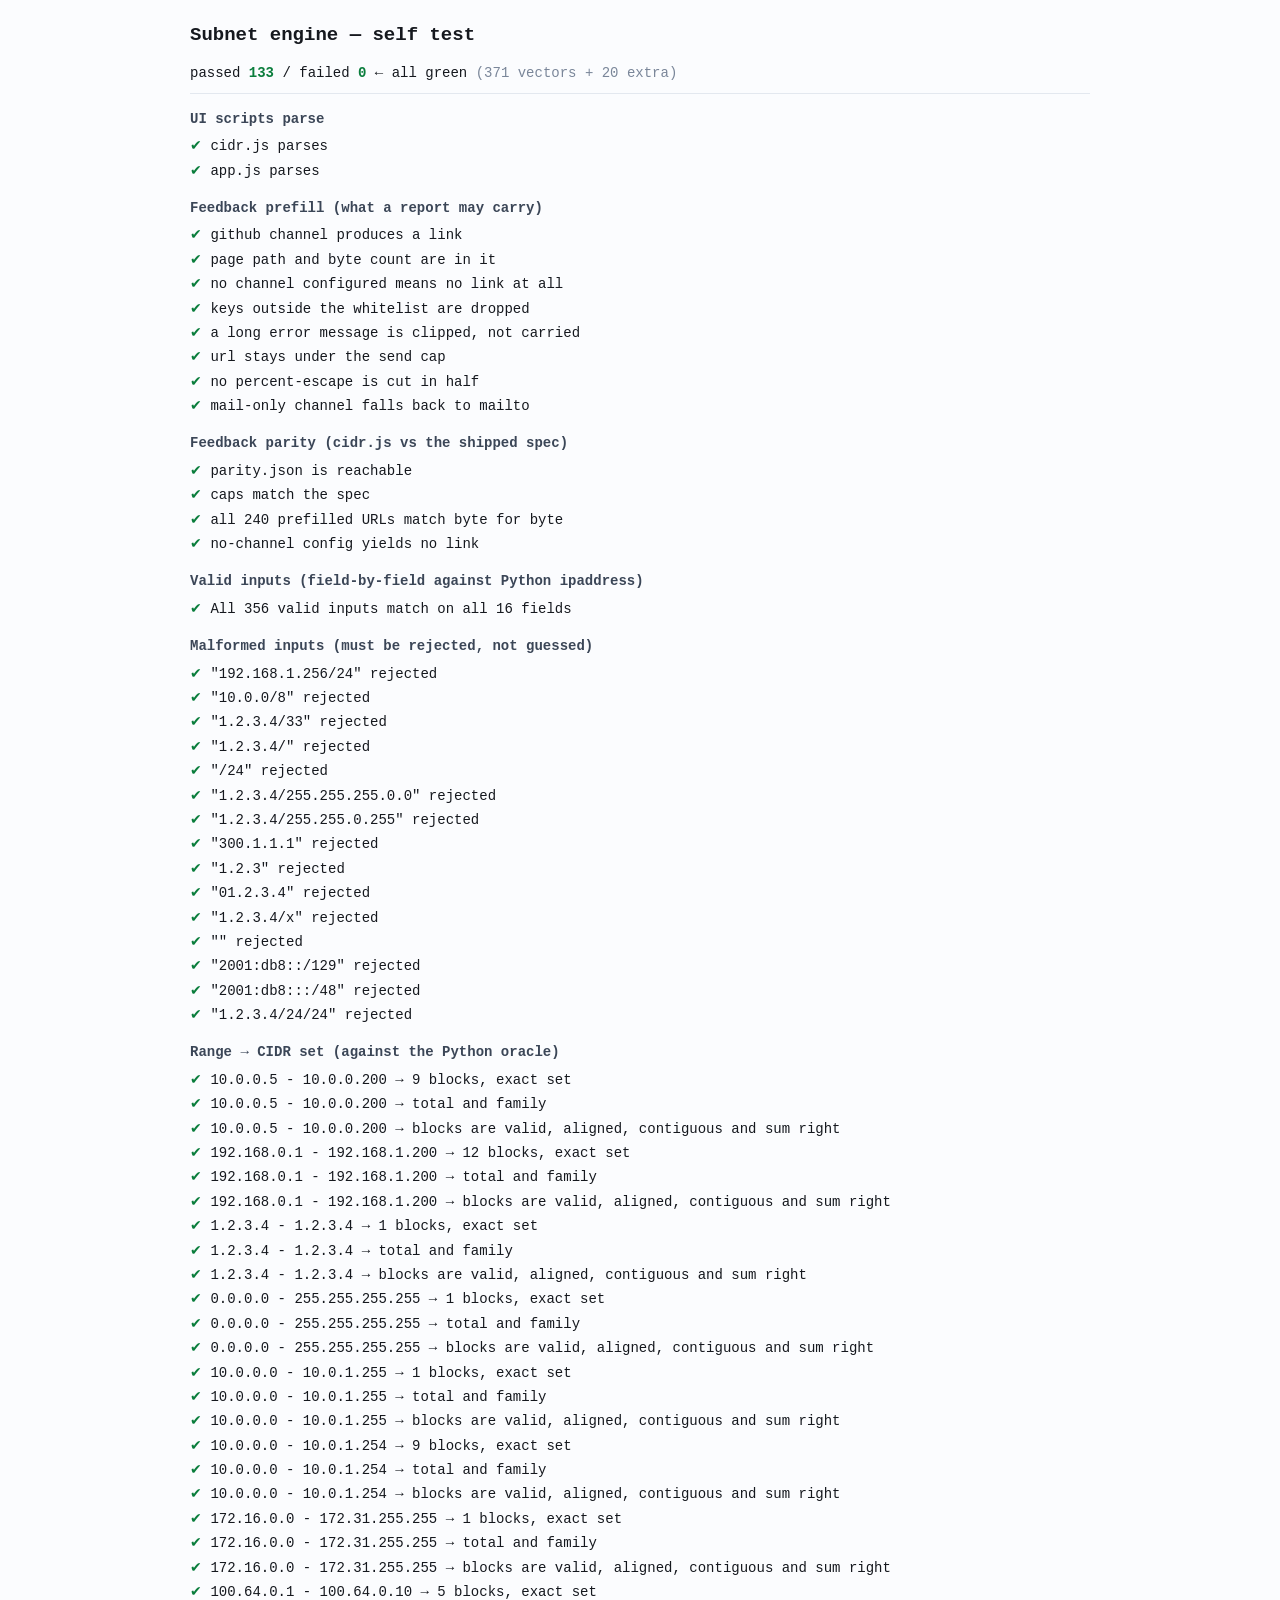
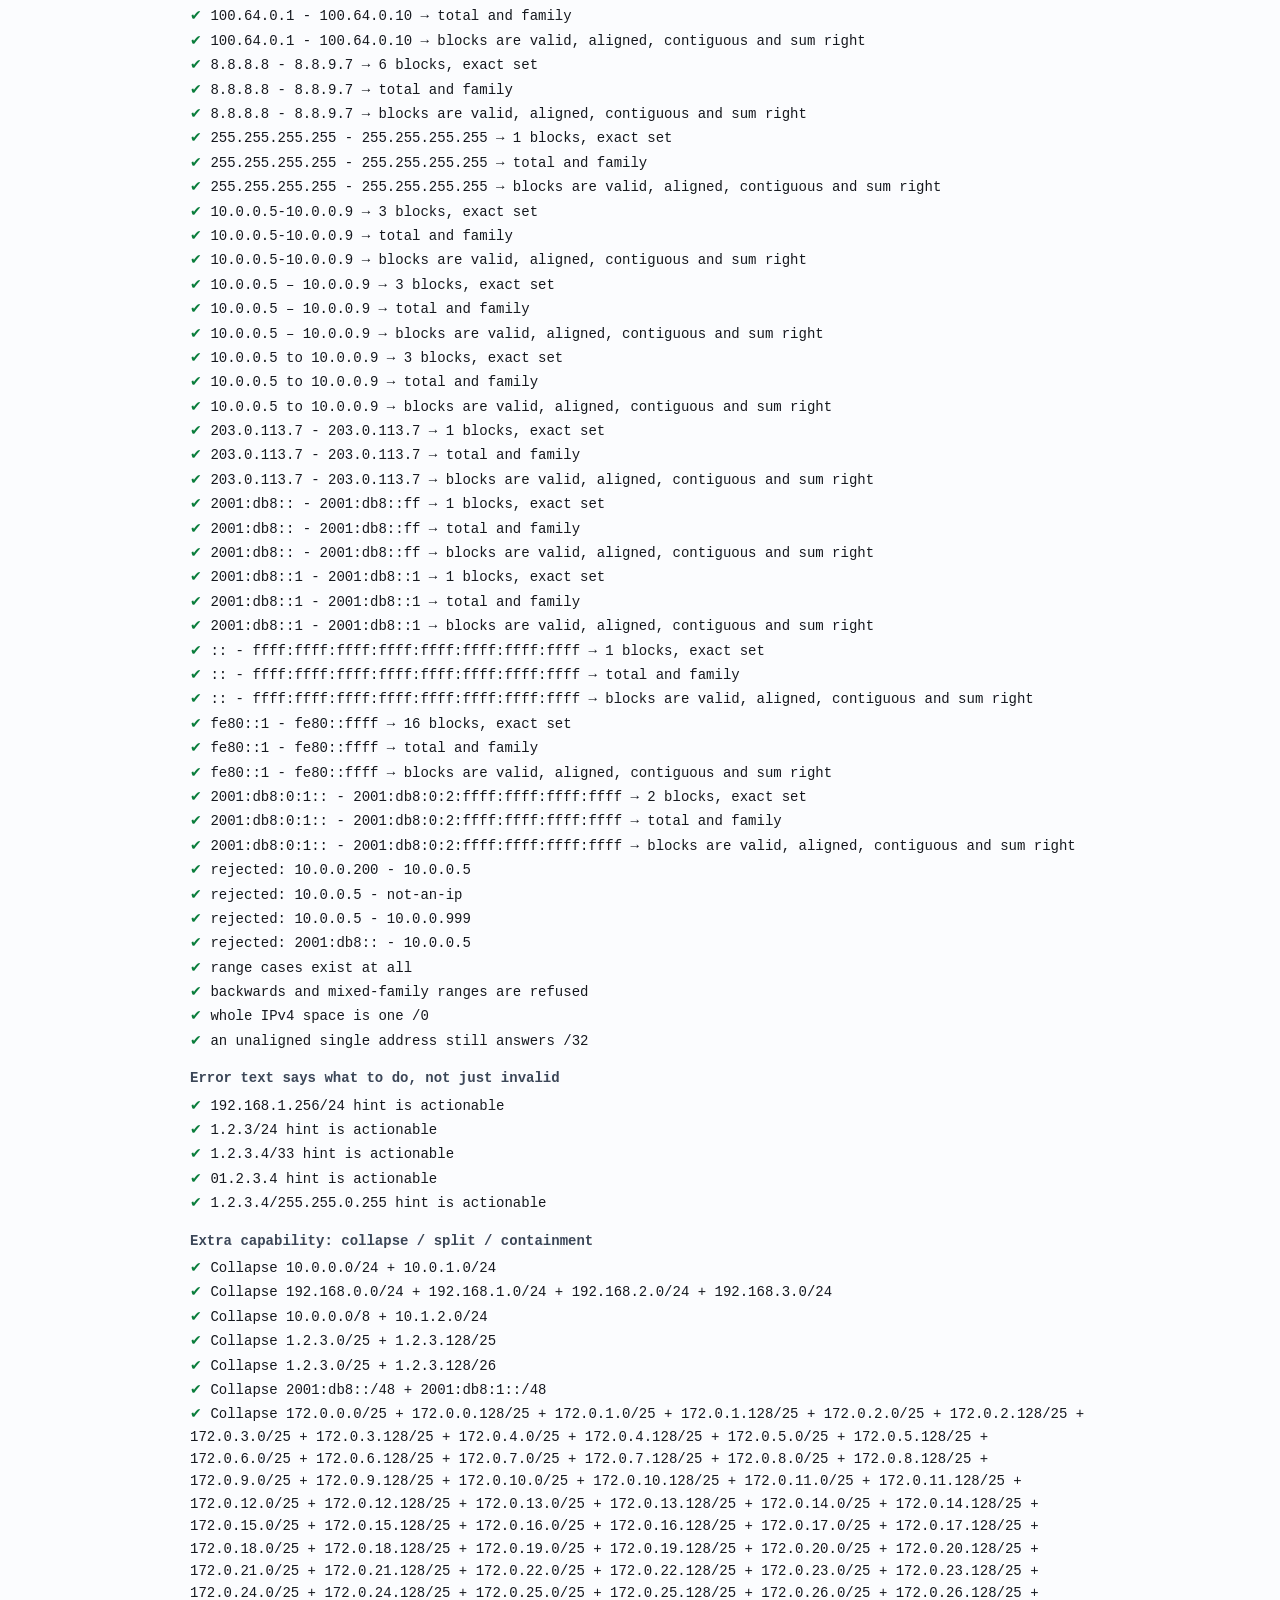
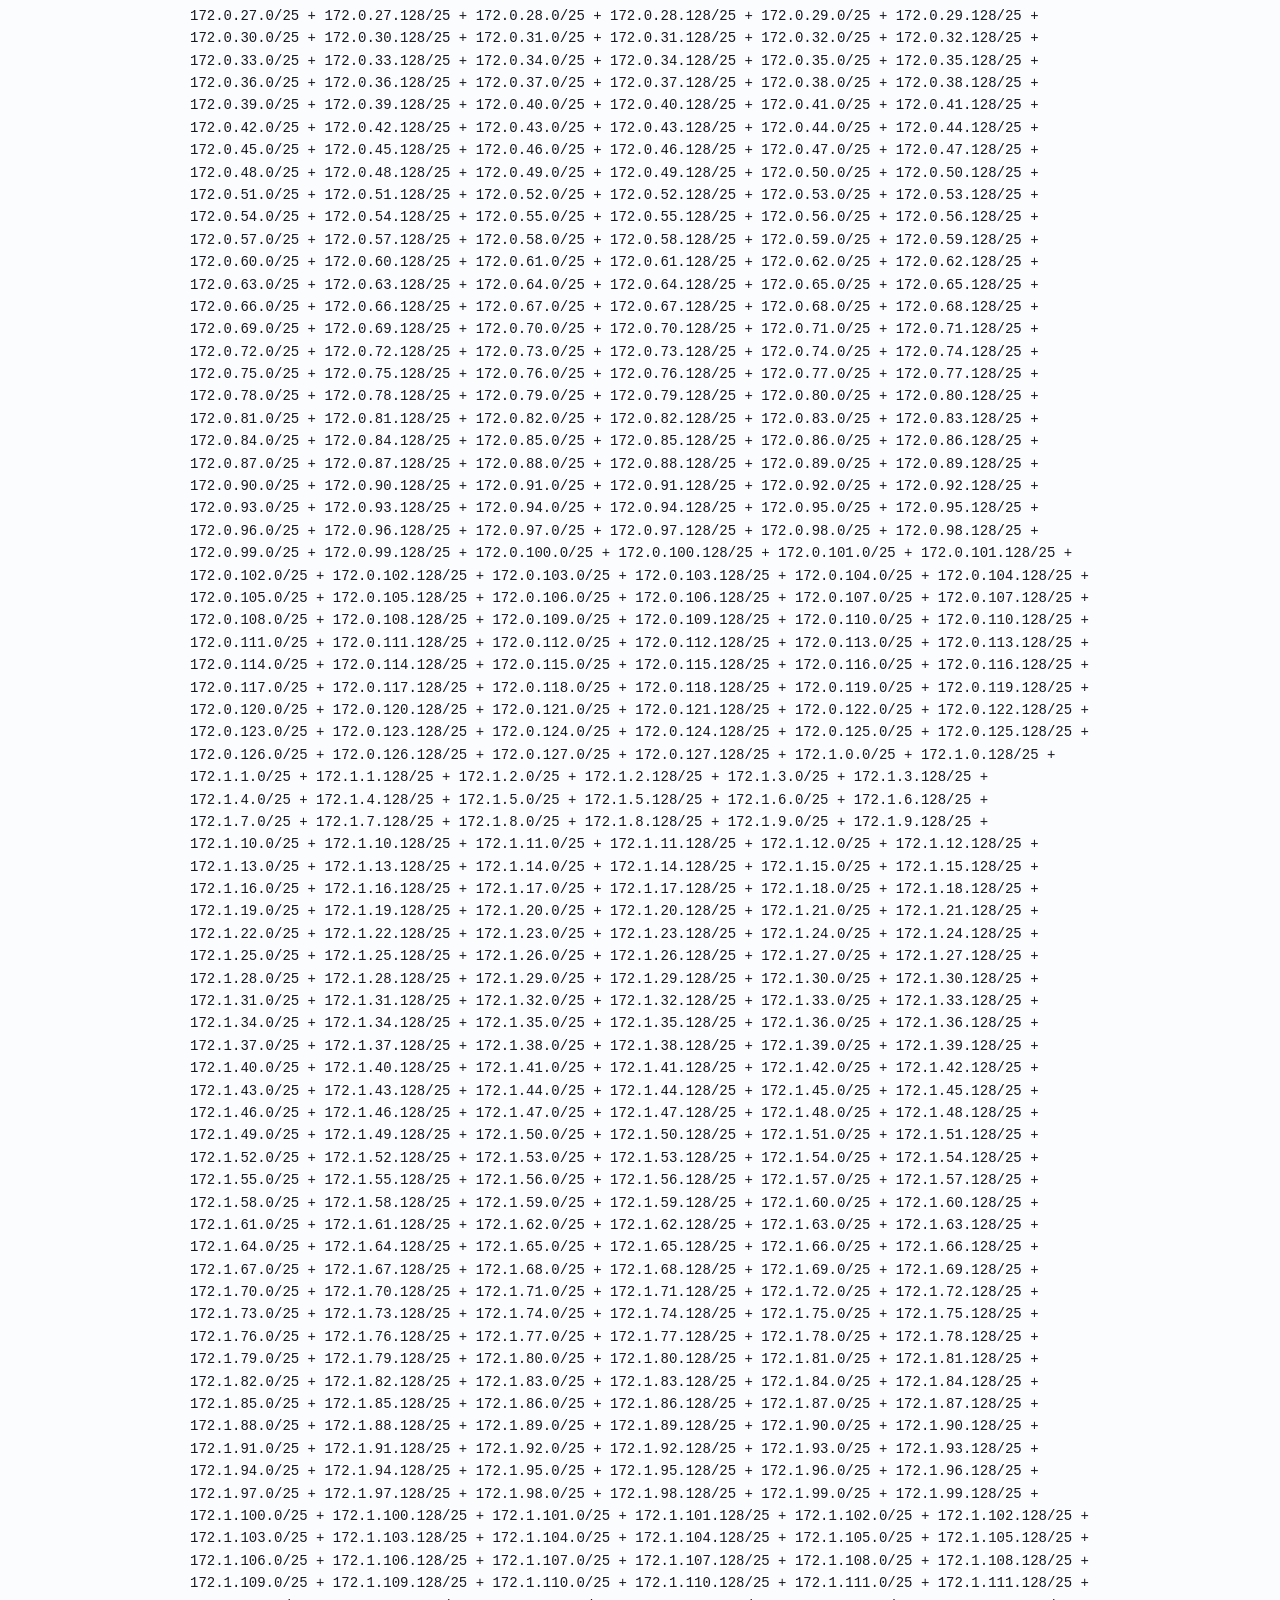
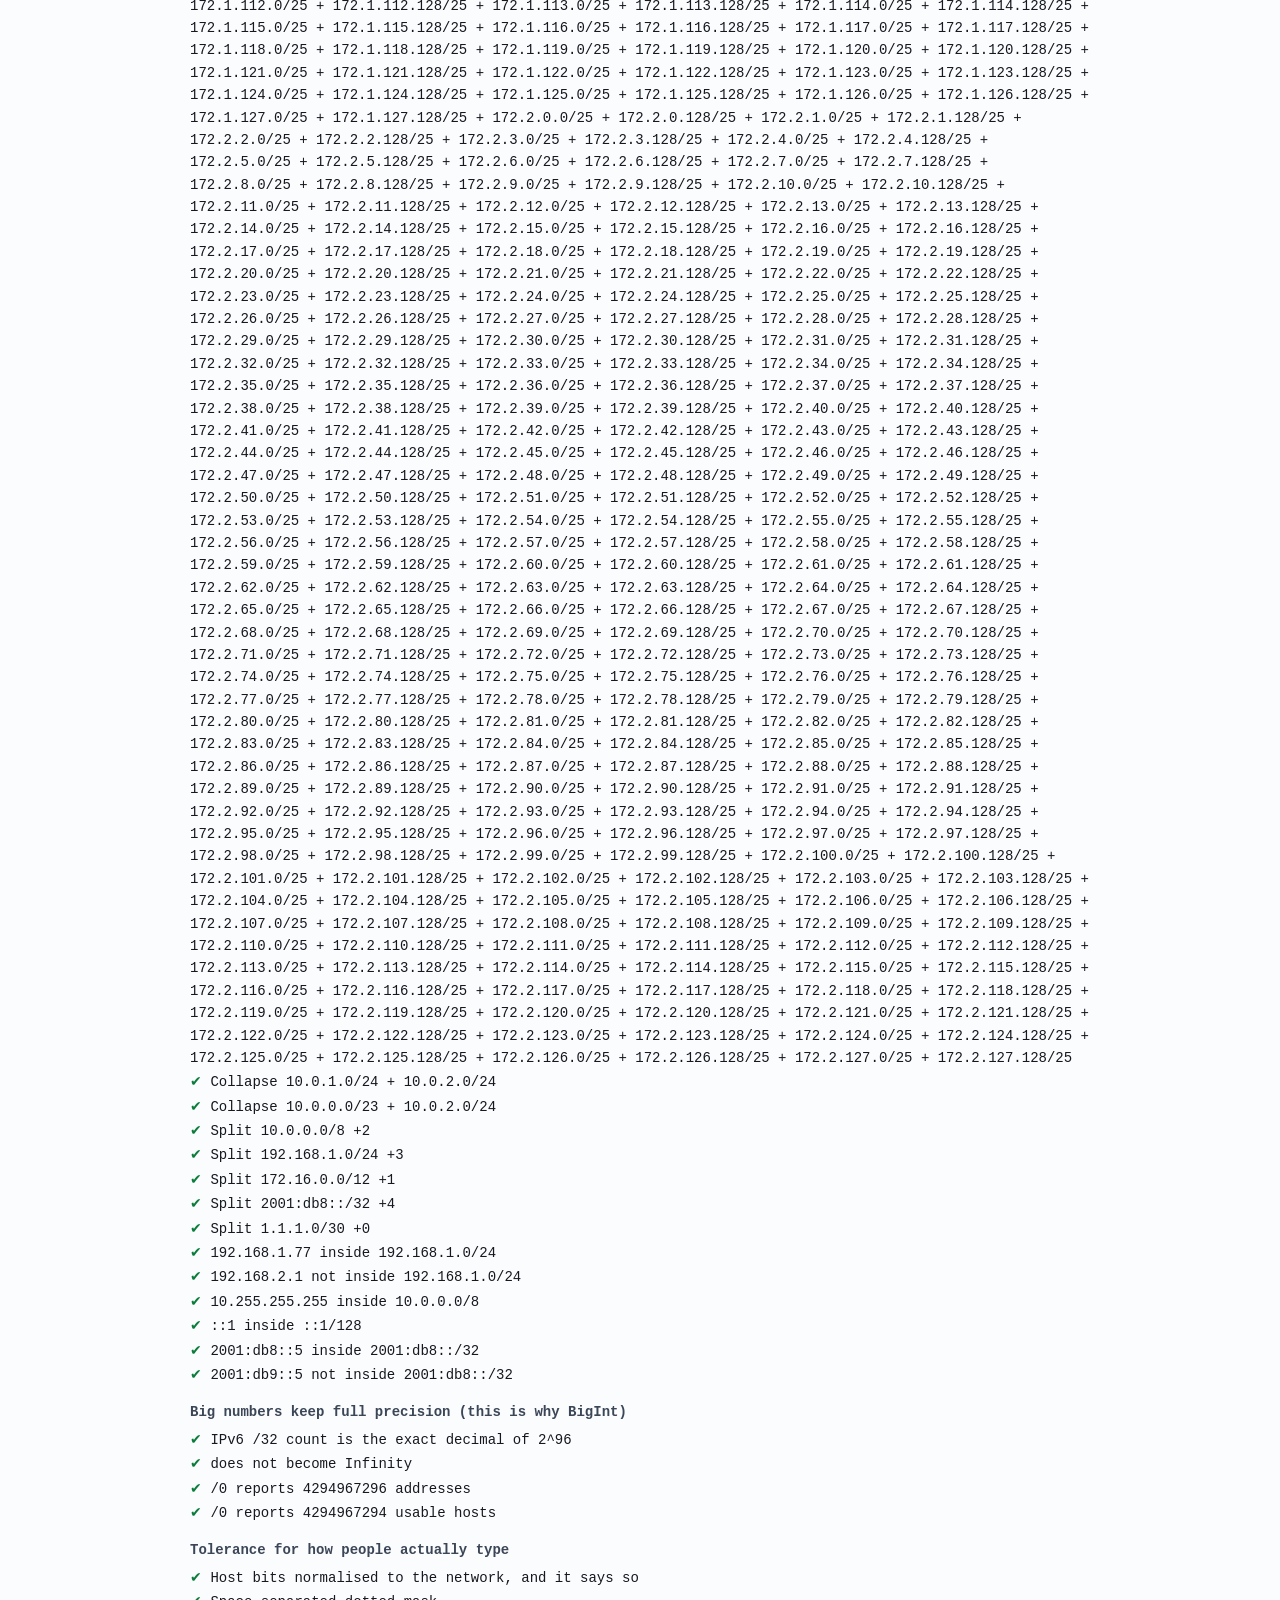
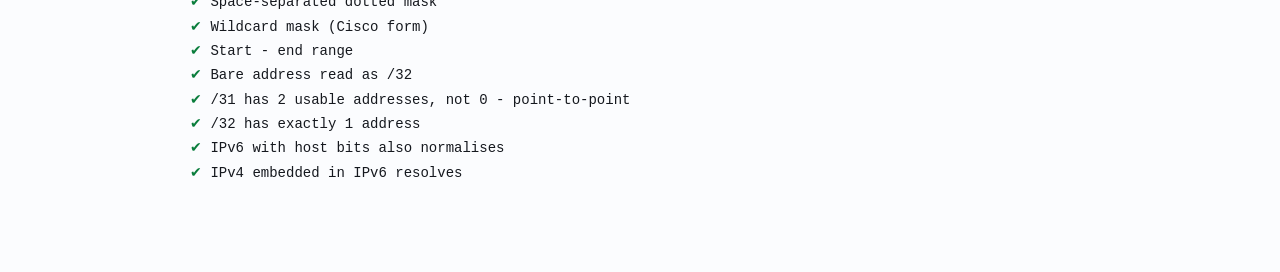
<file: test/index.html>
<!doctype html>
<html lang="en">
<head>
<meta charset="utf-8">
<meta name="robots" content="noindex,nofollow">
<meta name="viewport" content="width=device-width,initial-scale=1">
<title>Subnet engine — self test</title>
<style>
 body{font:14px/1.6 ui-monospace,SFMono-Regular,Menlo,Consolas,monospace;margin:20px auto;max-width:900px;color:#15181e;background:#fbfcfe}
 h1{font-size:19px;margin:0 0 4px}
 .sum{position:sticky;top:0;background:#fbfcfe;padding:8px 0;border-bottom:1px solid #e3e8ef;margin-bottom:10px}
 .g{color:#0a7d3c}.r{color:#c0242b}
 .grp{margin:14px 0 4px;font-weight:700;color:#3b4657}
 div.t{padding:1px 0}
 code{background:#eef1f6;padding:1px 4px;border-radius:3px}
 pre{white-space:pre-wrap;background:#fff;border:1px solid #e3e8ef;padding:8px;border-radius:6px;font-size:12px}
</style>
</head>
<body>
<h1>Subnet engine — self test</h1>
<div class="sum" id="sum">loading vectors…</div>
<div id="log"></div>

<script src="../assets/cidr.js"></script>
<script>
(function () {
  var E = self.CidrEngine;
  var log = document.getElementById("log");
  var sum = document.getElementById("sum");
  var pass = 0, fail = 0, fails = [];
  var group = null;

  function g(name) {
    group = name;
    var d = document.createElement("div");
    d.className = "grp";
    d.textContent = name;
    log.appendChild(d);
  }
  function t(label, ok, got) {
    var d = document.createElement("div");
    d.className = "t";
    if (ok) { pass++; d.innerHTML = '<span class="g">\u2714</span> ' + label; }
    else {
      fail++;
      d.innerHTML = '<span class="r">\u2718</span> ' + label +
        (got === undefined ? "" : ' <span style="color:#7a8699">\u2192 ' +
         esc(String(got).slice(0, 300)) + "</span>");
      fails.push(group + " / " + label + (got === undefined ? "" : " :: " + String(got).slice(0, 200)));
    }
    log.appendChild(d);
  }
  function esc(s) {
    return String(s).replace(/[&<>"]/g, function (c) {
      return { "&": "&amp;", "<": "&lt;", ">": "&gt;", '"': "&quot;" }[c];
    });
  }

  /* UI script parse gate: same reason as json-tools — a syntax error does not break the assertions,
     but it kills every interaction on the page. */
  g("UI scripts parse");
  ["/assets/cidr.js", "/assets/app.js"].forEach(function (rel) {
    var ok = false, why = "";
    try {
      var x = new XMLHttpRequest();
      x.open("GET", rel, false);
      x.send();
      if (x.status === 200) { new Function(x.responseText); ok = true; }
      else { why = "HTTP " + x.status; }
    } catch (e) { why = e.name + ": " + e.message; }
    t(rel.split("/").pop() + " parses", ok, why);
  });

  /* ── feedback prefill ── */
  /* The promise on these pages is narrow and checkable: the pre-filled note carries
     diagnostics, never the document. Checked here because the rule is "a field that
     is not on the list does not reach the URL" — which is exactly the line someone
     breaks by adding one convenient field later. tools/feedback.py audits the call
     sites; these check the builder they lean on. */
  g("Feedback prefill (what a report may carry)");
  var saved = window.SITE_FEEDBACK;
  var CANARY = "SECRET-DOC-42-" + "x".repeat(600);
  window.SITE_FEEDBACK = { repo: "owner/repo", site: "test.example", built: "2026-01-01" };
  var fu = E.reportURL({ bytes: 1234, error: "Unexpected token , at position 5", line: 8 });
  t("github channel produces a link", fu.indexOf("https://github.com/owner/repo/issues/new?title=") === 0, fu.slice(0, 60));
  t("page path and byte count are in it", decodeURIComponent(fu).indexOf("bytes: 1234") >= 0 ||
    decodeURIComponent(fu).indexOf("Bytes: 1234") >= 0, decodeURIComponent(fu).slice(0, 200));
  var off = (function () { delete window.SITE_FEEDBACK; var u = E.reportURL({ bytes: 1 }); window.SITE_FEEDBACK = saved; return u; })();
  t("no channel configured means no link at all", off === "", JSON.stringify(off));
  var leak = E.reportURL({ secretDocument: CANARY, body: CANARY, text: CANARY });
  t("keys outside the whitelist are dropped", leak.indexOf("SECRET-DOC") < 0, leak.slice(0, 120));
  var big = E.reportURL({ error: CANARY });
  var decoded = decodeURIComponent(big);
  var xs = (decoded.match(/x/g) || []).length;
  t("a long error message is clipped, not carried", xs <= E.FB_FIELD_CAP + 8, xs + " x-chars survived");
  var many = {};
  for (var fi = 0; fi < 40; fi++) many["notice"] = CANARY;
  var longUrl = E.reportURL(many);
  t("url stays under the send cap", longUrl.length <= E.FB_URL_CAP, longUrl.length + " chars");
  t("no percent-escape is cut in half", !/%[0-9A-Fa-f]?$/.test(longUrl), longUrl.slice(-24));
  window.SITE_FEEDBACK = { mail: "someone@example.com", site: "test.example" };
  var mailUrl = E.reportURL({ bytes: 7 });
  t("mail-only channel falls back to mailto", mailUrl.indexOf("mailto:someone@example.com?subject=") === 0, mailUrl.slice(0, 50));
  window.SITE_FEEDBACK = saved;

  /* ── parity against the build-time spec ── */
  /* The expected strings in parity.json were produced by tools/fb_parity.py at build
     time; this loop recomputes them with the engine the visitor actually loads. A
     mismatch means one side was edited alone — which never shows up as an error, it
     just makes every report arrive slightly wrong. */
  g("Feedback parity (cidr.js vs the shipped spec)");
  var par = null, pwhy = "";
  try {
    var px = new XMLHttpRequest();
    px.open("GET", "parity.json", false);
    px.send();
    if (px.status === 200) par = JSON.parse(px.responseText);
    else pwhy = "HTTP " + px.status;
  } catch (e) { pwhy = e.name + ": " + e.message; }
  t("parity.json is reachable", !!par, pwhy || "absent — build.py writes it into dist/test/");
  if (par) {
    t("caps match the spec", par.caps.field === E.FB_FIELD_CAP && par.caps.url === E.FB_URL_CAP,
      [par.caps, E.FB_FIELD_CAP, E.FB_URL_CAP]);
    var pdiff = null, pn = 0;
    par.rows.forEach(function (r) {
      window.SITE_FEEDBACK = r.cfg;
      var got = E.reportURL(r.extra, r.path);
      window.SITE_FEEDBACK = saved;
      pn++;
      if (pdiff === null && got !== r.out) {
        pdiff = r.id + "\n      want " + r.out.slice(0, 110) + "\n      got  " + got.slice(0, 110);
      }
    });
    t("all " + pn + " prefilled URLs match byte for byte", pdiff === null, pdiff);
    t("no-channel config yields no link", (function () {
      window.SITE_FEEDBACK = { site: "x" };
      var u = E.reportURL({ bytes: 1 });
      window.SITE_FEEDBACK = saved;
      return u === "";
    })());
  }

  var FIELDS = ["cidr", "version", "network_address", "netmask", "wildcard", "broadcast",
                "prefixlen", "num_addresses", "num_hosts", "first_host", "last_host",
                "is_private", "is_loopback", "is_link_local", "is_multicast", "is_reserved"];

  fetch("../test/vectors.json").then(function (r) {
    if (!r.ok) throw new Error("vectors.json HTTP " + r.status);
    return r.json();
  }).then(function (data) {
    var V = data.vectors, X = data.extra;

    g("Valid inputs (field-by-field against Python ipaddress)");
    var perField = {};
    V.forEach(function (c) {
      if (!c.expect) return;
      var r = E.analyze(c.input);
      if (!r.ok) {
        t(c.input + " should compute", false, r.error && r.error.message);
        return;
      }
      FIELDS.forEach(function (f) {
        var want = c.expect[f], got = r[f];
        if (String(want) !== String(got)) {
          perField[f] = (perField[f] || 0) + 1;
          t(c.input + " \u2192 " + f, false, "expected " + want + " got " + got);
        }
      });
    });
    if (!perField || Object.keys(perField).length === 0) {
      t("All " + V.filter(function (c) { return c.expect; }).length +
        " valid inputs match on all 16 fields", true);
    }

    g("Malformed inputs (must be rejected, not guessed)");
    V.forEach(function (c) {
      if (c.expect) return;
      var r = E.analyze(c.input);
      t(JSON.stringify(c.input) + " rejected", !r.ok,
        r.ok ? "computed when it should have failed: " + r.cidr : (r.error && r.error.message));
    });

    g("Range \u2192 CIDR set (against the Python oracle)");
    (data.ranges || []).forEach(function (c) {
      var r = E.rangeToCidr(c.input);
      if (!c.expect) {
        t("rejected: " + c.input, !r.ok, r.ok ? "decomposed a range that must not work" : null);
        return;
      }
      if (!r.ok) { t(c.input + " should decompose", false, r.error && r.error.message); return; }
      var want = c.expect;
      t(c.input + " \u2192 " + want.count + " blocks, exact set",
        r.blocks.join(" ") === want.blocks.join(" "),
        "expected " + want.blocks.join(" ") + " got " + r.blocks.join(" "));
      if (r.blocks.join(" ") !== want.blocks.join(" ")) return;
      t(c.input + " \u2192 total and family",
        String(r.total) === String(want.total) && r.version === want.version &&
        r.aligned === want.aligned, [r.total, want.total, r.version, r.aligned]);
      // invariant 1: at most two blocks per bit (64 for v4, 256 for v6)
      var cap = (r.version === 6? 256: 64);
      if (r.count > cap) t(c.input + " \u2192 block count over the structural bound", false, r.count);
      // invariant 2: contiguous, summing to hi-lo+1, each block valid (re-parsed by the engine)
      var prev = null, chain = true, sum = 0n;
      r.blocks.forEach(function (b) {
        var a;
        // parse() reports failure by throwing, not by returning {ok:false}:
        // an `if (!a.ok)` here marks every block invalid and blames the engine.
        try { a = E.parse(b); } catch (e) { chain = false; return; }
        if (!a || a.network === undefined) { chain = false; return; }
        var size = 1n << (BigInt(r.version === 6? 128: 32) - BigInt(a.prefixlen));
        if (prev !== null && a.network !== prev) chain = false;
        prev = a.network + size;
        sum += size;
      });
      t(c.input + " \u2192 blocks are valid, aligned, contiguous and sum right",
        chain && String(sum) === String(r.total), { sum: String(sum), want: String(r.total), contiguous: chain });
    });
    t("range cases exist at all", (data.ranges || []).length >= 20, (data.ranges || []).length);
    t("backwards and mixed-family ranges are refused",
      !E.rangeToCidr("10.0.0.9 - 10.0.0.1").ok && !E.rangeToCidr("2001:db8:: - 10.0.0.5").ok);
    t("whole IPv4 space is one /0", (function () {
      var r = E.rangeToCidr("0.0.0.0 - 255.255.255.255");
      return r.ok && r.count === 1 && r.blocks[0] === "0.0.0.0/0" && r.total === "4294967296";
    })());
    t("an unaligned single address still answers /32",
      (function () { var r = E.rangeToCidr("1.2.3.4 - 1.2.3.4");
        return r.ok && r.blocks.join() === "1.2.3.4/32"; })());

    g("Error text says what to do, not just invalid");
    [
      ["192.168.1.256/24", "255"],
      ["1.2.3/24", "four dotted parts|has"],
      ["1.2.3.4/33", "32|limit"],
      ["01.2.3.4", "leading zero"],
      ["1.2.3.4/255.255.0.255", "netmask|wildcard"]
    ].forEach(function (pair) {
      var r = E.analyze(pair[0]);
      var msg = r.error ? r.error.message : "";
      var hit = new RegExp(pair[1], "i").test(msg);
      t(pair[0] + " hint is actionable", hit, msg);
    });

    g("Extra capability: collapse / split / containment");
    X.forEach(function (e) {
      if (e.kind === "summarize") {
        var got = E.summarize(e.input);
        t("Collapse " + e.input.join(" + "),
          JSON.stringify(got) === JSON.stringify(e.expect),
          JSON.stringify(got) + " vs " + JSON.stringify(e.expect));
      } else if (e.kind === "subnets") {
        var s = E.subnets(e.input.cidr, e.input.diff, 1024);
        // expect only keeps the first 8 entries, so compare a prefix rather than the whole list
        var okList = JSON.stringify(s.list.slice(0, e.expect.length)) ===
          JSON.stringify(e.expect);
        var okCnt = s.total === String(e.expect_count);
        t("Split " + e.input.cidr + " +" + e.input.diff,
          okList && okCnt,
          (okList ? "" : "first entries wrong: " + JSON.stringify(s.list)) +
          (okCnt ? "" : " total " + s.total + " expected " + e.expect_count));
      } else if (e.kind === "contains") {
        var c = E.contains(e.input.cidr, e.input.address);
        t(e.input.address + (e.expect ? " inside " : " not inside ") + e.input.cidr,
          c === e.expect, c);
      }
    });

    g("Big numbers keep full precision (this is why BigInt)");
    var big = E.analyze("2001:db8::/32");
    t("IPv6 /32 count is the exact decimal of 2^96",
      big.ok && big.num_addresses === "79228162514264337593543950336", big.num_addresses);
    t("does not become Infinity", big.ok && big.num_addresses.indexOf("e+") < 0,
      big.num_addresses);
    var z = E.analyze("1.2.3.4/0");
    t("/0 reports 4294967296 addresses",
      z.ok && z.num_addresses === "4294967296", z.ok ? z.num_addresses : z.error.message);
    t("/0 reports 4294967294 usable hosts",
      z.ok && z.num_hosts === "4294967294", z.ok ? z.num_hosts : null);

    g("Tolerance for how people actually type");
    var h = E.analyze("192.168.1.37/24");
    t("Host bits normalised to the network, and it says so",
      h.ok && h.cidr === "192.168.1.0/24" && h.host_bits_ignored === true &&
      h.host_bits_ignored_from === "192.168.1.37", h.ok ? h.cidr + "/" + h.host_bits_ignored : h.error.message);
    var mm = E.analyze("10.0.0.0 255.0.0.0");
    t("Space-separated dotted mask", mm.ok && mm.cidr === "10.0.0.0/8", mm.ok ? mm.cidr : null);
    var ww = E.analyze("10.0.0.0/0.255.255.255");
    t("Wildcard mask (Cisco form)", ww.ok && ww.cidr === "10.0.0.0/8", ww.ok ? ww.cidr : ww.error.message);
    var rr = E.analyze("192.168.1.0 - 192.168.1.255");
    t("Start - end range", rr.ok && rr.cidr === "192.168.1.0/24", rr.ok ? rr.cidr : rr.error.message);
    var bb = E.analyze("8.8.8.8");
    t("Bare address read as /32", bb.ok && bb.cidr === "8.8.8.8/32", bb.ok ? bb.cidr : null);
    var e31 = E.analyze("10.0.0.0/31");
    t("/31 has 2 usable addresses, not 0 - point-to-point",
      e31.ok && e31.num_hosts === "2", e31.ok ? e31.num_hosts : null);
    var e32 = E.analyze("10.0.0.1/32");
    t("/32 has exactly 1 address", e32.ok && e32.num_hosts === "1", e32.ok ? e32.num_hosts : null);
    var v6 = E.analyze("2001:db8::1/48");
    t("IPv6 with host bits also normalises", v6.ok && v6.cidr === "2001:db8::/48",
      v6.ok ? v6.cidr : null);
    var emb = E.analyze("::ffff:1.2.3.4/128");
    t("IPv4 embedded in IPv6 resolves", emb.ok, emb.ok ? emb.cidr : emb.error.message);

    sum.innerHTML = "passed <b class=g>" + pass + "</b> / failed <b class=" +
      (fail ? "r" : "g") + ">" + fail + "</b>" +
      (fail ? "" : "  ← all green") +
      '<span style="color:#7a8699">  (' + V.length + ' vectors + ' + X.length + ' extra)</span>';
    if (fails.length) {
      var pre = document.createElement("pre");
      pre.textContent = "Failures (first 40):\n" + fails.slice(0, 40).join("\n");
      log.appendChild(pre);
    }
    window.__T__ = { pass: pass, fail: fail, fails: fails };
  }).catch(function (e) {
    sum.innerHTML = '<span class="r">FATAL ' + esc(e && e.message) + "</span>";
    window.__T__ = { pass: 0, fail: -1, fails: [String(e && e.stack).slice(0, 400)] };
  });
})();
</script>
</body>
</html>
</file>
<file: assets/style.css>
/* no framework, no web fonts, no external requests — the page itself has to be fast.
 * that is both the experience and the differentiator: the #1 sites ship 40-110 KB of HTML. */

:root {
  --bg: #ffffff;
  --fg: #14161a;
  --muted: #61656e;
  --line: #e3e6ea;
  --panel: #f7f8fa;
  --code-bg: #f2f4f7;
  --accent: #1d5cff;
  --ok: #0a7a3d;
  --warn: #9a5b00;
  --err: #c02424;
  --radius: 8px;
  --mono: ui-monospace, SFMono-Regular, "SF Mono", Menlo, Consolas, "Liberation Mono", monospace;
}

@media (prefers-color-scheme: dark) {
  :root {
    --bg: #0e1116;
    --fg: #e8eaee;
    --muted: #9aa1ad;
    --line: #232a33;
    --panel: #151a21;
    --code-bg: #11161c;
    --accent: #6b9bff;
    --ok: #4ec98a;
    --warn: #e0b054;
    --err: #ff7a7a;
  }
}

* { box-sizing: border-box; }

html { -webkit-text-size-adjust: 100%; }

body {
  margin: 0;
  background: var(--bg);
  color: var(--fg);
  font: 16px/1.65 -apple-system, BlinkMacSystemFont, "Segoe UI", Roboto, "Helvetica Neue", Arial, sans-serif;
}

.wrap { max-width: 1120px; margin: 0 auto; padding: 0 20px; }

a { color: var(--accent); }
a:hover { text-decoration: none; }

header.site {
  border-bottom: 1px solid var(--line);
  padding: 14px 0;
  margin-bottom: 22px;
}
header.site .wrap { display: flex; align-items: center; gap: 18px; flex-wrap: wrap; }
header.site .brand { font-weight: 700; font-size: 17px; text-decoration: none; color: var(--fg); }
header.site nav { margin-left: auto; display: flex; gap: 16px; font-size: 14px; }
header.site nav a { color: var(--muted); text-decoration: none; }
header.site nav a:hover { color: var(--fg); }

h1 { font-size: 27px; line-height: 1.25; margin: 0 0 8px; }
h2 { font-size: 20px; margin: 34px 0 10px; }
h3 { font-size: 17px; margin: 24px 0 8px; }
p { margin: 0 0 14px; }
.lede { color: var(--muted); font-size: 16px; margin-bottom: 20px; }

/* ── Tool body ───────────────────────────────────────────── */
.tool { border: 1px solid var(--line); border-radius: var(--radius); overflow: hidden; background: var(--panel); }

.tabs { display: flex; gap: 2px; background: var(--panel); border-bottom: 1px solid var(--line); overflow-x: auto; }
.tabs button {
  font: inherit; font-size: 14px; padding: 11px 15px; border: 0; background: none;
  color: var(--muted); cursor: pointer; white-space: nowrap; border-bottom: 2px solid transparent;
}
.tabs button[aria-selected="true"] { color: var(--fg); border-bottom-color: var(--accent); font-weight: 600; }

.panel { background: var(--bg); padding: 14px; }
.panel[hidden] { display: none; }

.controls { display: flex; flex-wrap: wrap; gap: 10px; align-items: center; margin-bottom: 12px; font-size: 14px; }
.controls label { color: var(--muted); display: inline-flex; align-items: center; gap: 5px; }
select, input[type="text"] {
  font: inherit; font-size: 14px; padding: 6px 9px; border: 1px solid var(--line);
  border-radius: 6px; background: var(--bg); color: var(--fg);
}
input[type="text"] { flex: 1; min-width: 180px; font-family: var(--mono); font-size: 13px; }

button.btn {
  font: inherit; font-size: 14px; padding: 7px 14px; border-radius: 6px; cursor: pointer;
  border: 1px solid var(--line); background: var(--bg); color: var(--fg);
}
button.btn:hover { border-color: var(--accent); color: var(--accent); }
button.btn.primary { background: var(--accent); border-color: var(--accent); color: #fff; font-weight: 600; }
button.btn.primary:hover { opacity: .9; color: #fff; }
button.btn:disabled { opacity: .55; cursor: default; }
button.tiny { font-size: 12.5px; padding: 4px 9px; }

.grid2 { display: grid; grid-template-columns: 1fr 1fr; gap: 12px; }
@media (max-width: 820px) { .grid2 { grid-template-columns: 1fr; } }

.io { position: relative; }
.io .io-head { display: flex; align-items: center; gap: 10px; font-size: 13px; color: var(--muted); margin-bottom: 5px; }
.io .io-head .grow { flex: 1; }

textarea {
  width: 100%; min-height: 240px; resize: vertical; font-family: var(--mono); font-size: 13px;
  line-height: 1.55; padding: 11px; border: 1px solid var(--line); border-radius: 6px;
  background: var(--code-bg); color: var(--fg); tab-size: 2;
}
textarea:focus, input:focus, select:focus { outline: 2px solid var(--accent); outline-offset: -1px; }

pre.outbox {
  margin: 0; min-height: 240px; max-height: 560px; overflow: auto; padding: 11px;
  background: var(--code-bg); border: 1px solid var(--line); border-radius: 6px;
  font-family: var(--mono); font-size: 13px; line-height: 1.55; white-space: pre;
}
pre.outbox.err { color: var(--err); border-color: var(--err); }
pre.outbox.ok { color: var(--ok); border-color: var(--ok); }

.drop {
  margin-top: 10px; border: 1.5px dashed var(--line); border-radius: 6px;
  padding: 12px; text-align: center; color: var(--muted); font-size: 13.5px;
}
.drop.over { border-color: var(--accent); color: var(--accent); }

.errbox {
  margin-top: 10px; border-left: 3px solid var(--err); background: var(--panel);
  padding: 10px 12px; border-radius: 0 6px 6px 0; font-size: 14px;
}
.errbox strong { color: var(--err); }
.err-msg { margin-top: 4px; font-family: var(--mono); font-size: 12.5px; color: var(--muted); }
pre.err-ex {
  margin: 8px 0 0; padding: 8px; background: var(--code-bg); border-radius: 4px;
  font-family: var(--mono); font-size: 12.5px; overflow-x: auto; white-space: pre;
}

.stats { display: flex; flex-wrap: wrap; gap: 8px 16px; margin-top: 10px; font-size: 13px; color: var(--muted); }
.stats b { color: var(--fg); font-weight: 600; }

.note { color: var(--muted); font-size: 13.5px; margin: 10px 0 0; }

/* The feedback link sits next to a failure message, so it stays quiet on
   purpose: a bright button there reads as "we expected this to break". */
.fb {
  display: inline-block; margin-top: 6px; font-size: 12.5px;
  color: var(--muted); text-decoration: underline; text-underline-offset: 2px;
}
.fb:hover { color: var(--accent); }
.errbox .fb, .note .fb { margin: 0 0 0 6px; }

.flash {
  margin-left: 8px; font-size: 12.5px; color: var(--ok); background: var(--panel);
  padding: 2px 8px; border-radius: 10px;
}

/* ── Tree view ─────────────────────────────────────────────── */
#tree { max-height: 560px; overflow: auto; font-family: var(--mono); font-size: 13px; line-height: 1.6; }
.tn-kids { padding-left: 18px; border-left: 1px dotted var(--line); margin-left: 5px; }
.tn-head { cursor: pointer; display: block; }
.tn-head:hover .tn-brace { color: var(--accent); }
.tn-head.collapsed .tn-brace::after { content: " …"; color: var(--muted); }
.tn-head.collapsed + .tn-kids { display: none; }
.tn-key-idx { color: var(--muted); }
.tn-key-key { color: var(--accent); }
.tn-val { margin-left: 4px; }
.tn-string { color: var(--ok); }
.tn-number { color: var(--warn); }
.tn-boolean { color: var(--warn); }
.tn-null { color: var(--muted); }
.tn-meta { color: var(--muted); font-size: 12px; margin-left: 6px; }

.try { display: flex; flex-wrap: wrap; gap: 6px; align-items: center; margin: 10px 0 0; font-size: 13px; color: var(--muted); }

/* ── Prose ───────────────────────────────────────────── */
.prose { max-width: 760px; margin-top: 40px; }
.prose h2 { border-top: 1px solid var(--line); padding-top: 22px; }
.prose ul, .prose ol { margin: 0 0 14px; padding-left: 22px; }
.prose li { margin-bottom: 6px; }
.prose code {
  font-family: var(--mono); font-size: 13.5px; background: var(--code-bg);
  padding: 1.5px 5px; border-radius: 4px;
}
.prose pre {
  background: var(--code-bg); padding: 12px; border-radius: 6px; overflow-x: auto;
  font-family: var(--mono); font-size: 13px; line-height: 1.55;
}
.prose table { border-collapse: collapse; width: 100%; margin: 0 0 16px; font-size: 14px; }
.prose th, .prose td { border: 1px solid var(--line); padding: 7px 10px; text-align: left; }
.prose th { background: var(--panel); font-weight: 600; }

details.faq { border-bottom: 1px solid var(--line); padding: 12px 0; }
details.faq summary { cursor: pointer; font-weight: 600; }
details.faq p { margin: 8px 0 0; color: var(--muted); }

.cta-row { margin: 14px 0 2px; display: flex; flex-wrap: wrap; gap: 10px }
.cta { display: inline-block; padding: 8px 14px; border: 1px solid currentColor;
       border-radius: 6px; text-decoration: none; font-weight: 600 }
.cta:hover { opacity: .82 }
.disclosure {
  border: 1px solid var(--line); border-left: 3px solid var(--accent);
  background: var(--panel); padding: 10px 13px; border-radius: 0 6px 6px 0;
  font-size: 13.5px; color: var(--muted); margin: 0 0 20px;
}

.adslot {
  border: 1px dashed var(--line); border-radius: 6px; padding: 14px; text-align: center;
  color: var(--muted); font-size: 12.5px; margin: 22px 0; min-height: 92px;
  display: flex; align-items: center; justify-content: center;
}

footer.site {
  border-top: 1px solid var(--line); margin-top: 46px; padding: 22px 0 40px;
  color: var(--muted); font-size: 13.5px;
}
footer.site a { color: var(--muted); }
footer.site .row { display: flex; flex-wrap: wrap; gap: 8px 18px; }

.cards { display: grid; grid-template-columns: repeat(auto-fill, minmax(240px, 1fr)); gap: 12px; margin: 18px 0; }
.card {
  border: 1px solid var(--line); border-radius: var(--radius); padding: 14px;
  text-decoration: none; color: var(--fg); display: block;
}
.card:hover { border-color: var(--accent); }
.card .t { font-weight: 600; margin-bottom: 4px; }
.card .d { color: var(--muted); font-size: 13.5px; }

/* ── subnet page addendum: results live in .panel while the base table rules only match .prose ── */
.panel table.kv { border-collapse: collapse; width: 100%; margin-top: 12px; font-size: 14px; }
.panel table.kv th, .panel table.kv td { border: 1px solid var(--line); padding: 6px 10px; text-align: left; }
.panel table.kv th { background: var(--panel); font-weight: 600; width: 34%; color: var(--muted, #55617a); }
.panel table.kv code { font-size: 13px; }
.dim { color: #6b7789; font-size: 12.5px; }
.verdict { padding: 10px 12px; border-radius: 8px; font-size: 15px; margin-top: 12px; }
.verdict.yes { background: #e7f6ee; border: 1px solid #b9e2c8; }
.verdict.no { background: #fdeceb; border: 1px solid #f3c8c5; }
.panel pre { background: #fff; border: 1px solid var(--line); border-radius: 8px; padding: 10px 12px; max-height: 340px; overflow: auto; font-size: 13px; }
textarea { width: 100%; box-sizing: border-box; font-family: ui-monospace, SFMono-Regular, Menlo, Consolas, monospace; font-size: 14px; padding: 9px 10px; border: 1px solid var(--line); border-radius: 8px; background: #fff; color: var(--fg); }
label { display: block; font-size: 13px; font-weight: 600; color: #4a5568; margin: 4px 0 5px; }
</file>
